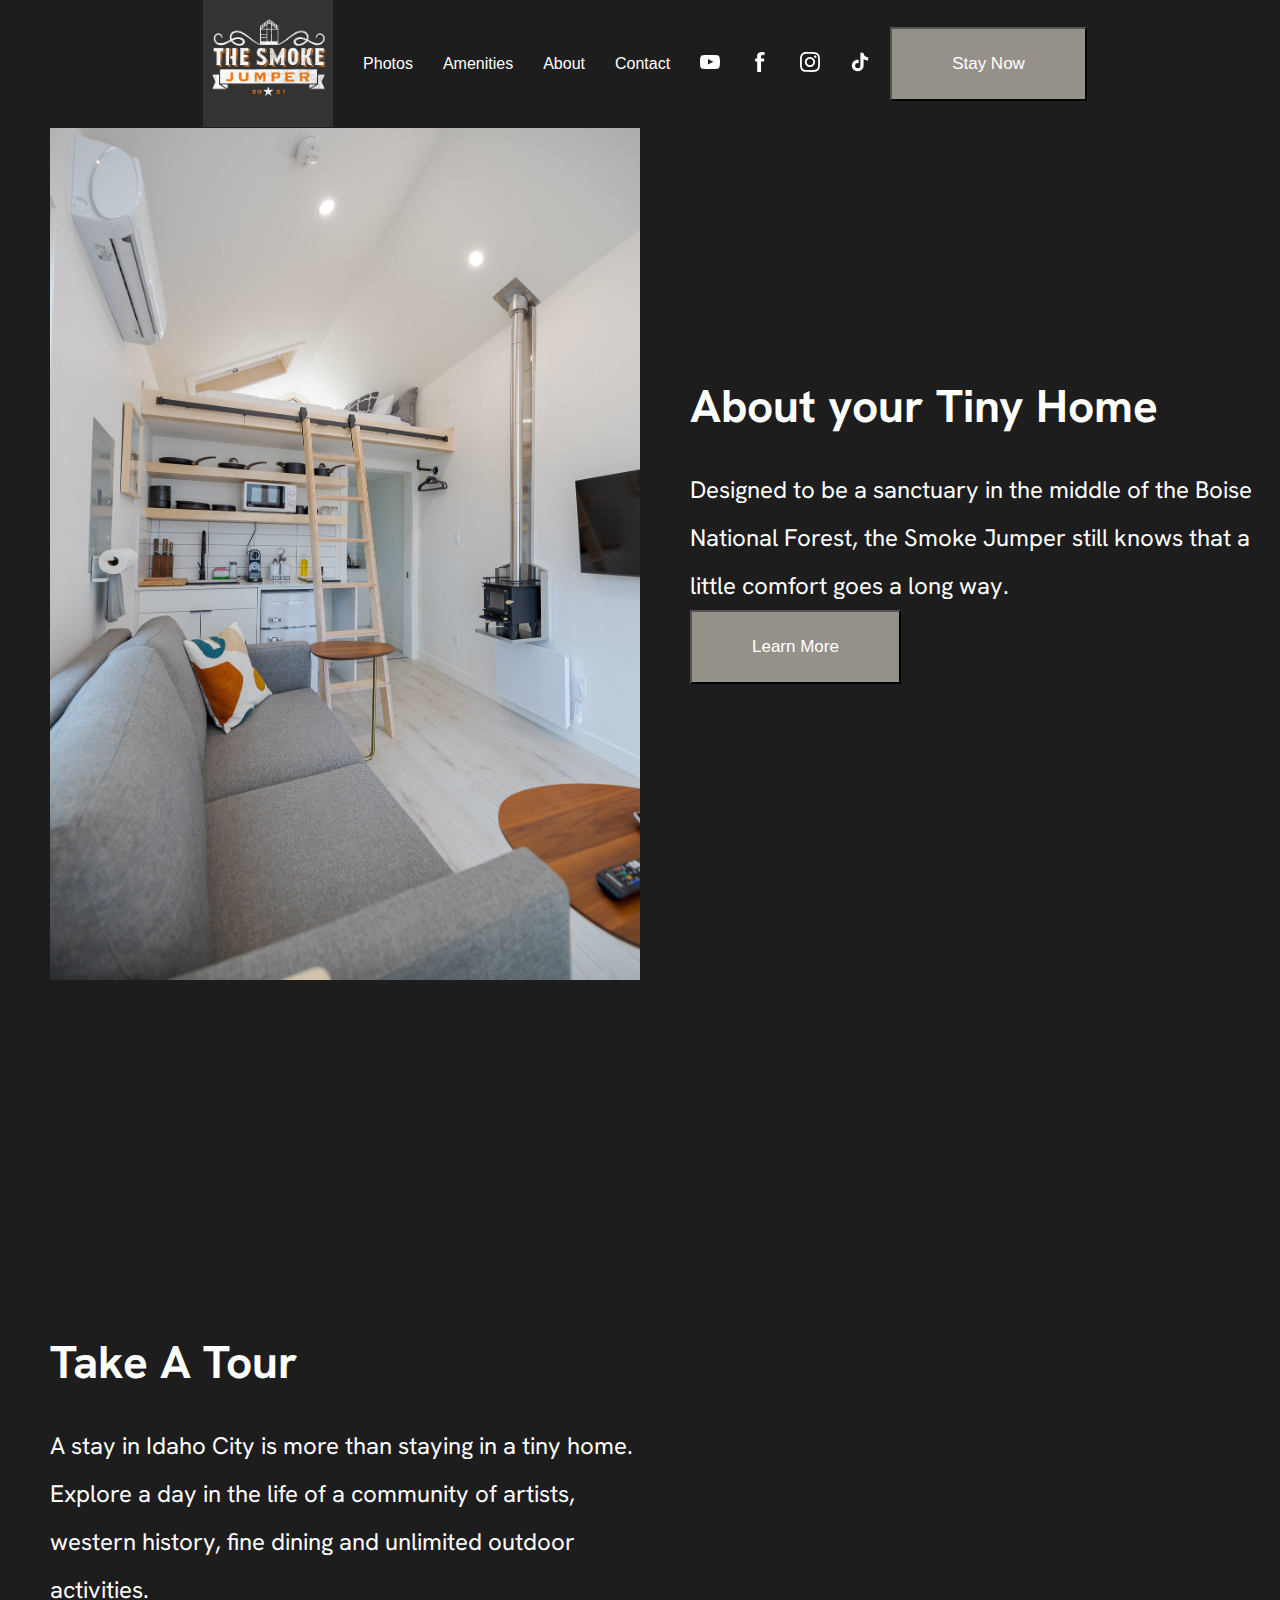
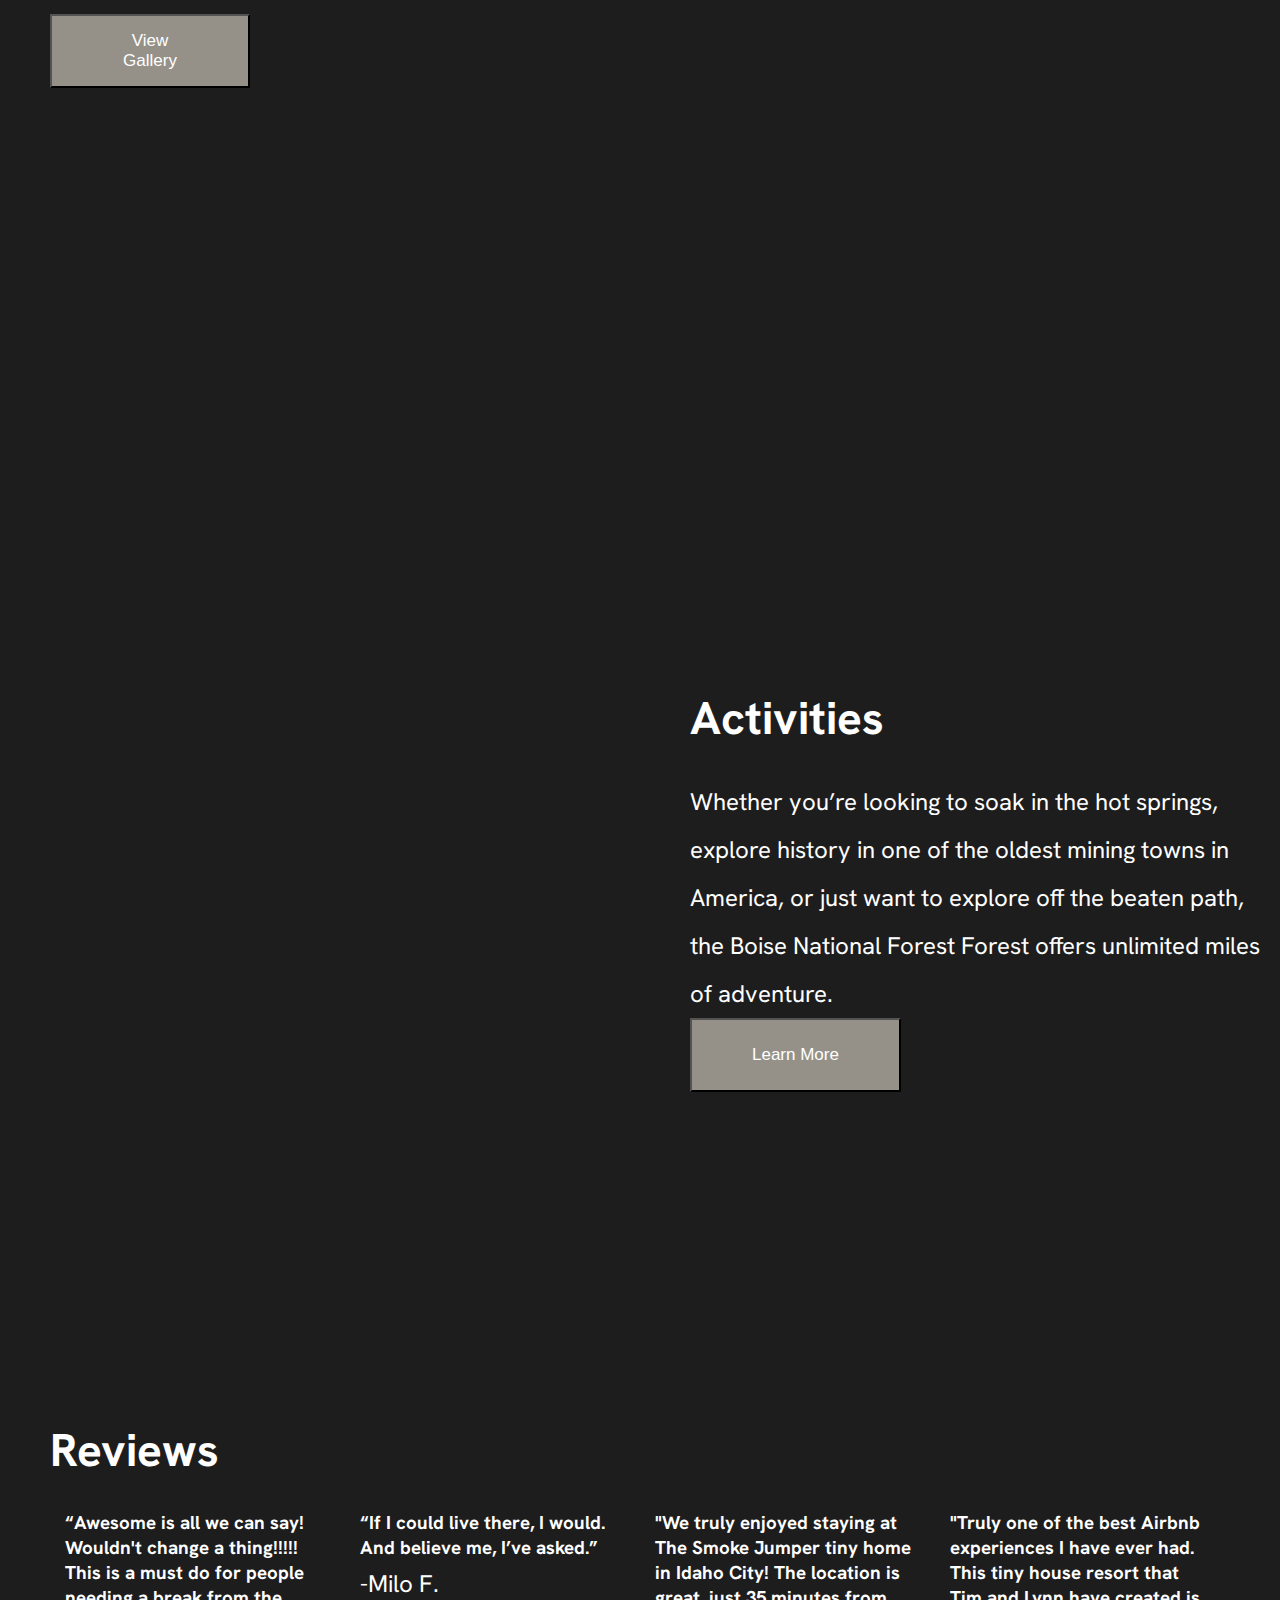
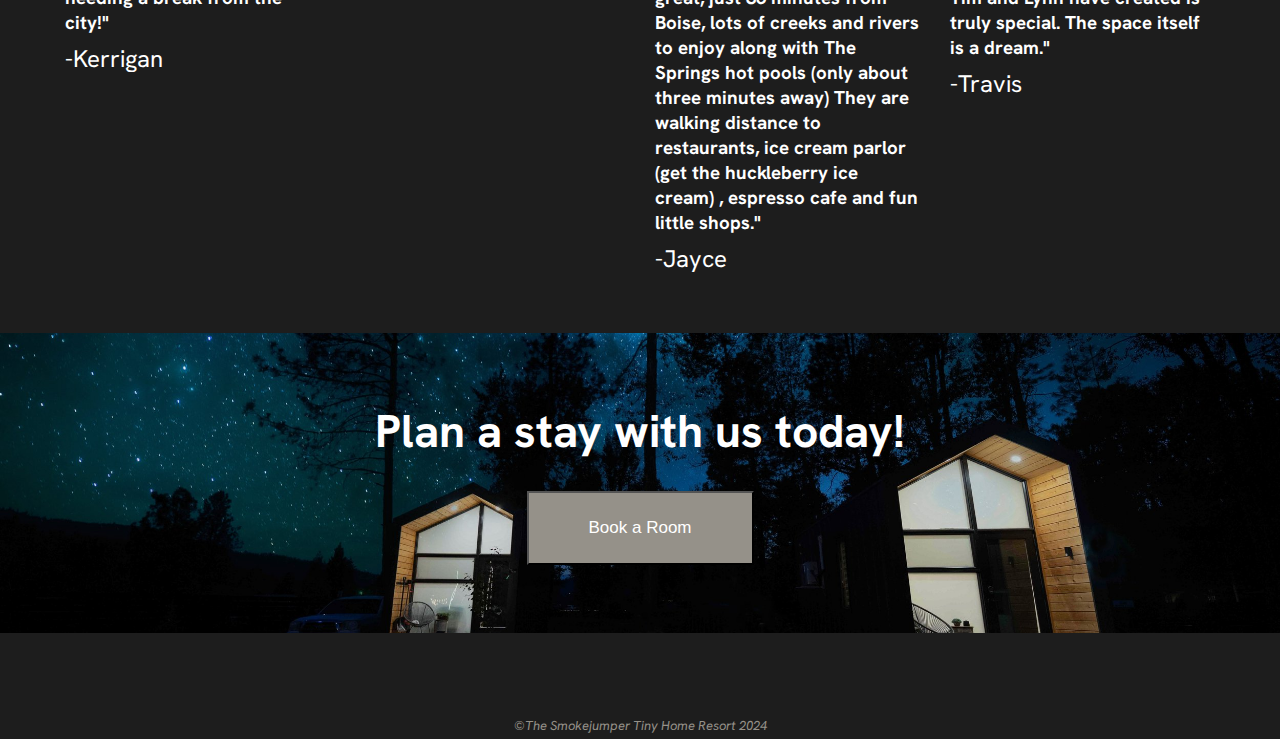
<file: index.html>
<!DOCTYPE html>
<html lang="en">
<head>
  <meta charset="UTF-8">
  <meta name="viewport" content="width=device-width, initial-scale=1.0">
  <title>Document</title>
  <link rel="preconnect" href="https://fonts.googleapis.com">
  <link rel="preconnect" href="https://fonts.gstatic.com" crossorigin>
  <link href="https://fonts.googleapis.com/css2?family=Hanken+Grotesk:wght@400;700&display=swap" rel="stylesheet">
  <link rel="stylesheet" href="style.css">
</head>
<body>

  <header>
    <nav>
      <ul>
        <li><a href="index.html"><img src="img/logo-image.jpeg" alt=""></a></li>
        <li><a href="about.html">Photos</a></li>
        <li><a href="contact.html">Amenities</a></li>
        <li><a href="portfolio.html">About</a></li>
        <li><a href="headshots.html">Contact</a></li>
        <li><a href="#"><?xml version="1.0" encoding="UTF-8" standalone="no"?>
          <svg width="20px" height="20px" viewBox="0 -3 20 20" version="1.1" xmlns="http://www.w3.org/2000/svg" xmlns:xlink="http://www.w3.org/1999/xlink">
              
              <title>youtube [#168]</title>
              <desc>Created with Sketch.</desc>
              <defs>
          
          </defs>
              <g id="Page-1" stroke="none" stroke-width="1" fill="none" fill-rule="evenodd">
                  <g id="Dribbble-Light-Preview" transform="translate(-300.000000, -7442.000000)" fill="#fff">
                      <g id="icons" transform="translate(56.000000, 160.000000)">
                          <path d="M251.988432,7291.58588 L251.988432,7285.97425 C253.980638,7286.91168 255.523602,7287.8172 257.348463,7288.79353 C255.843351,7289.62824 253.980638,7290.56468 251.988432,7291.58588 M263.090998,7283.18289 C262.747343,7282.73013 262.161634,7282.37809 261.538073,7282.26141 C259.705243,7281.91336 248.270974,7281.91237 246.439141,7282.26141 C245.939097,7282.35515 245.493839,7282.58153 245.111335,7282.93357 C243.49964,7284.42947 244.004664,7292.45151 244.393145,7293.75096 C244.556505,7294.31342 244.767679,7294.71931 245.033639,7294.98558 C245.376298,7295.33761 245.845463,7295.57995 246.384355,7295.68865 C247.893451,7296.0008 255.668037,7296.17532 261.506198,7295.73552 C262.044094,7295.64178 262.520231,7295.39147 262.895762,7295.02447 C264.385932,7293.53455 264.28433,7285.06174 263.090998,7283.18289" id="youtube-[#168]">
          
          </path>
                      </g>
                  </g>
              </g>
          </svg></a></li>
        <li><a href="#"><?xml version="1.0" encoding="iso-8859-1"?>
            <!DOCTYPE svg PUBLIC "-//W3C//DTD SVG 1.1//EN" "http://www.w3.org/Graphics/SVG/1.1/DTD/svg11.dtd">
            <svg fill="#fff"  version="1.1" xmlns="http://www.w3.org/2000/svg" xmlns:xlink="http://www.w3.org/1999/xlink"  width="20px"
               height="20px" viewBox="0 0 512 512" xml:space="preserve">
            
            <g id="7935ec95c421cee6d86eb22ecd11b7e3">
            
            <path style="display: inline;" d="M283.122,122.174c0,5.24,0,22.319,0,46.583h83.424l-9.045,74.367h-74.379
                c0,114.688,0,268.375,0,268.375h-98.726c0,0,0-151.653,0-268.375h-51.443v-74.367h51.443c0-29.492,0-50.463,0-56.302
                c0-27.82-2.096-41.02,9.725-62.578C205.948,28.32,239.308-0.174,297.007,0.512c57.713,0.711,82.04,6.263,82.04,6.263
                l-12.501,79.257c0,0-36.853-9.731-54.942-6.263C293.539,83.238,283.122,94.366,283.122,122.174z">
            
            </path>
            
            </g>
            
            </svg></a></li>
        <li><a href="#"><?xml version="1.0" encoding="UTF-8" standalone="no"?>
          <svg width="20px" height="20px" viewBox="0 0 20 20" version="1.1" xmlns="http://www.w3.org/2000/svg" xmlns:xlink="http://www.w3.org/1999/xlink">
              
              <title>instagram [#167]</title>
              <desc>Created with Sketch.</desc>
              <defs>
          
          </defs>
              <g id="Page-1" stroke="none" stroke-width="1" fill="none" fill-rule="evenodd">
                  <g id="Dribbble-Light-Preview" transform="translate(-340.000000, -7439.000000)" fill="#fff">
                      <g id="icons" transform="translate(56.000000, 160.000000)">
                          <path d="M289.869652,7279.12273 C288.241769,7279.19618 286.830805,7279.5942 285.691486,7280.72871 C284.548187,7281.86918 284.155147,7283.28558 284.081514,7284.89653 C284.035742,7285.90201 283.768077,7293.49818 284.544207,7295.49028 C285.067597,7296.83422 286.098457,7297.86749 287.454694,7298.39256 C288.087538,7298.63872 288.809936,7298.80547 289.869652,7298.85411 C298.730467,7299.25511 302.015089,7299.03674 303.400182,7295.49028 C303.645956,7294.859 303.815113,7294.1374 303.86188,7293.08031 C304.26686,7284.19677 303.796207,7282.27117 302.251908,7280.72871 C301.027016,7279.50685 299.5862,7278.67508 289.869652,7279.12273 M289.951245,7297.06748 C288.981083,7297.0238 288.454707,7296.86201 288.103459,7296.72603 C287.219865,7296.3826 286.556174,7295.72155 286.214876,7294.84312 C285.623823,7293.32944 285.819846,7286.14023 285.872583,7284.97693 C285.924325,7283.83745 286.155174,7282.79624 286.959165,7281.99226 C287.954203,7280.99968 289.239792,7280.51332 297.993144,7280.90837 C299.135448,7280.95998 300.179243,7281.19026 300.985224,7281.99226 C301.980262,7282.98483 302.473801,7284.28014 302.071806,7292.99991 C302.028024,7293.96767 301.865833,7294.49274 301.729513,7294.84312 C300.829003,7297.15085 298.757333,7297.47145 289.951245,7297.06748 M298.089663,7283.68956 C298.089663,7284.34665 298.623998,7284.88065 299.283709,7284.88065 C299.943419,7284.88065 300.47875,7284.34665 300.47875,7283.68956 C300.47875,7283.03248 299.943419,7282.49847 299.283709,7282.49847 C298.623998,7282.49847 298.089663,7283.03248 298.089663,7283.68956 M288.862673,7288.98792 C288.862673,7291.80286 291.150266,7294.08479 293.972194,7294.08479 C296.794123,7294.08479 299.081716,7291.80286 299.081716,7288.98792 C299.081716,7286.17298 296.794123,7283.89205 293.972194,7283.89205 C291.150266,7283.89205 288.862673,7286.17298 288.862673,7288.98792 M290.655732,7288.98792 C290.655732,7287.16159 292.140329,7285.67967 293.972194,7285.67967 C295.80406,7285.67967 297.288657,7287.16159 297.288657,7288.98792 C297.288657,7290.81525 295.80406,7292.29716 293.972194,7292.29716 C292.140329,7292.29716 290.655732,7290.81525 290.655732,7288.98792" id="instagram-[#167]">
          
          </path>
                      </g>
                  </g>
              </g>
          </svg></li>
          <li><?xml version="1.0" encoding="utf-8"?>
            <svg fill="#fff" width="20px" height="20px" viewBox="0 0 32 32" version="1.1" xmlns="http://www.w3.org/2000/svg">
            <title>tiktok</title>
            <path d="M16.656 1.029c1.637-0.025 3.262-0.012 4.886-0.025 0.054 2.031 0.878 3.859 2.189 5.213l-0.002-0.002c1.411 1.271 3.247 2.095 5.271 2.235l0.028 0.002v5.036c-1.912-0.048-3.71-0.489-5.331-1.247l0.082 0.034c-0.784-0.377-1.447-0.764-2.077-1.196l0.052 0.034c-0.012 3.649 0.012 7.298-0.025 10.934-0.103 1.853-0.719 3.543-1.707 4.954l0.020-0.031c-1.652 2.366-4.328 3.919-7.371 4.011l-0.014 0c-0.123 0.006-0.268 0.009-0.414 0.009-1.73 0-3.347-0.482-4.725-1.319l0.040 0.023c-2.508-1.509-4.238-4.091-4.558-7.094l-0.004-0.041c-0.025-0.625-0.037-1.25-0.012-1.862 0.49-4.779 4.494-8.476 9.361-8.476 0.547 0 1.083 0.047 1.604 0.136l-0.056-0.008c0.025 1.849-0.050 3.699-0.050 5.548-0.423-0.153-0.911-0.242-1.42-0.242-1.868 0-3.457 1.194-4.045 2.861l-0.009 0.030c-0.133 0.427-0.21 0.918-0.21 1.426 0 0.206 0.013 0.41 0.037 0.61l-0.002-0.024c0.332 2.046 2.086 3.59 4.201 3.59 0.061 0 0.121-0.001 0.181-0.004l-0.009 0c1.463-0.044 2.733-0.831 3.451-1.994l0.010-0.018c0.267-0.372 0.45-0.822 0.511-1.311l0.001-0.014c0.125-2.237 0.075-4.461 0.087-6.698 0.012-5.036-0.012-10.060 0.025-15.083z"></path>
            </svg></a></li>
      </ul>
    </nav>
    <button class="btn" onclick="window.location.href='bookaroom.html'">Stay Now</button>
    <div id="hamburger-icon" onclick="toggleMobileMenu(this)">
      <div class="bar1"></div>
      <div class="bar2"></div>
      <div class="bar3"></div>
      <ul class="mobile-menu">
        <li><a href="about.html">Photos</a></li>
        <li><a href="contact.html">Amenities</a></li>
        <li><a href="portfolio.html">About</a></li>
        <li><a href="headshots.html">Contact</a></li>
      </ul>
    </div>
  </header>

  <div class="about-container">
    <div class="left-about">
      <img src="img/about-image.jpeg" class="image" alt="">
    </div>
    <div class="right-about">
    <h1>About your Tiny Home</h1>
    <p>Designed to be a sanctuary in the middle of the Boise National Forest, the Smoke Jumper still knows that a little comfort goes a long way.</p>
    <button class="btn">Learn More</button>
  </div>
  </div>

  <div class="about-container">
    <div class="left-about">
      <h1>Take A Tour</h1>
      <p>A stay in Idaho City is more than staying in a tiny home. Explore a day in the life of a community of artists, western history, fine dining and unlimited outdoor activities.</p>
      <button class="tour-btn">View Gallery</button>
    </div>
    <div class="right-about hidden">
      <img src="img/tour-image.jpeg" class="image" alt="">
  </div>
  </div>

  <div class="about-container">
    <div class="left-about hidden">
      <img src="img/activity-image.jpeg" class="image" alt="">
    </div>
    <div class="right-about">
      <h1>Activities</h1>
      <p>Whether you’re looking to soak in the hot springs, explore history in one of the oldest mining towns in America, or just want to explore off the beaten path, the Boise National Forest Forest offers unlimited miles of adventure.</p>
      <button class="btn">Learn More</button>
  </div>
  </div>

  <h1 class="review-title">Reviews</h1>
  <div class="review-section">
   
    <div class="review-card">
      <h3>“Awesome is all we can say! Wouldn't change a thing!!!!! This is a must do for people needing a break from the city!"</h3>
      <p>-Kerrigan</p>
    </div>
    <div class="review-card">
      <h3>“If I could live there, I would. And believe me, I’ve asked.”</h3>
      <p>-Milo F.</p>
    </div>
    <div class="review-card">
      <h3>"We truly enjoyed staying at The Smoke Jumper tiny home in Idaho City! The location is great, just 35 minutes from Boise, lots of creeks and rivers to enjoy along with The Springs hot pools (only about three minutes away) They are walking distance to restaurants, ice cream parlor (get the huckleberry ice cream) , espresso cafe and fun little shops."</h3>
      <p>-Jayce</p>
    </div>
    <div class="review-card">
      <h3>"Truly one of the best Airbnb experiences I have ever had. This tiny house resort that Tim and Lynn have created is truly special. The space itself is a dream."</h3>
      <p>-Travis</p>
    </div>
  </div>

  <div class="book-container">
    <h1>Plan a stay with us today!</h1>
    <button class="btn" id="btn">Book a Room</button>
  </div>

  <footer>
    <p class="footer">&copy;The Smokejumper Tiny Home Resort 2024 </p>
  </footer>


  <script src="script.js"></script>
</body>
</html>
</file>
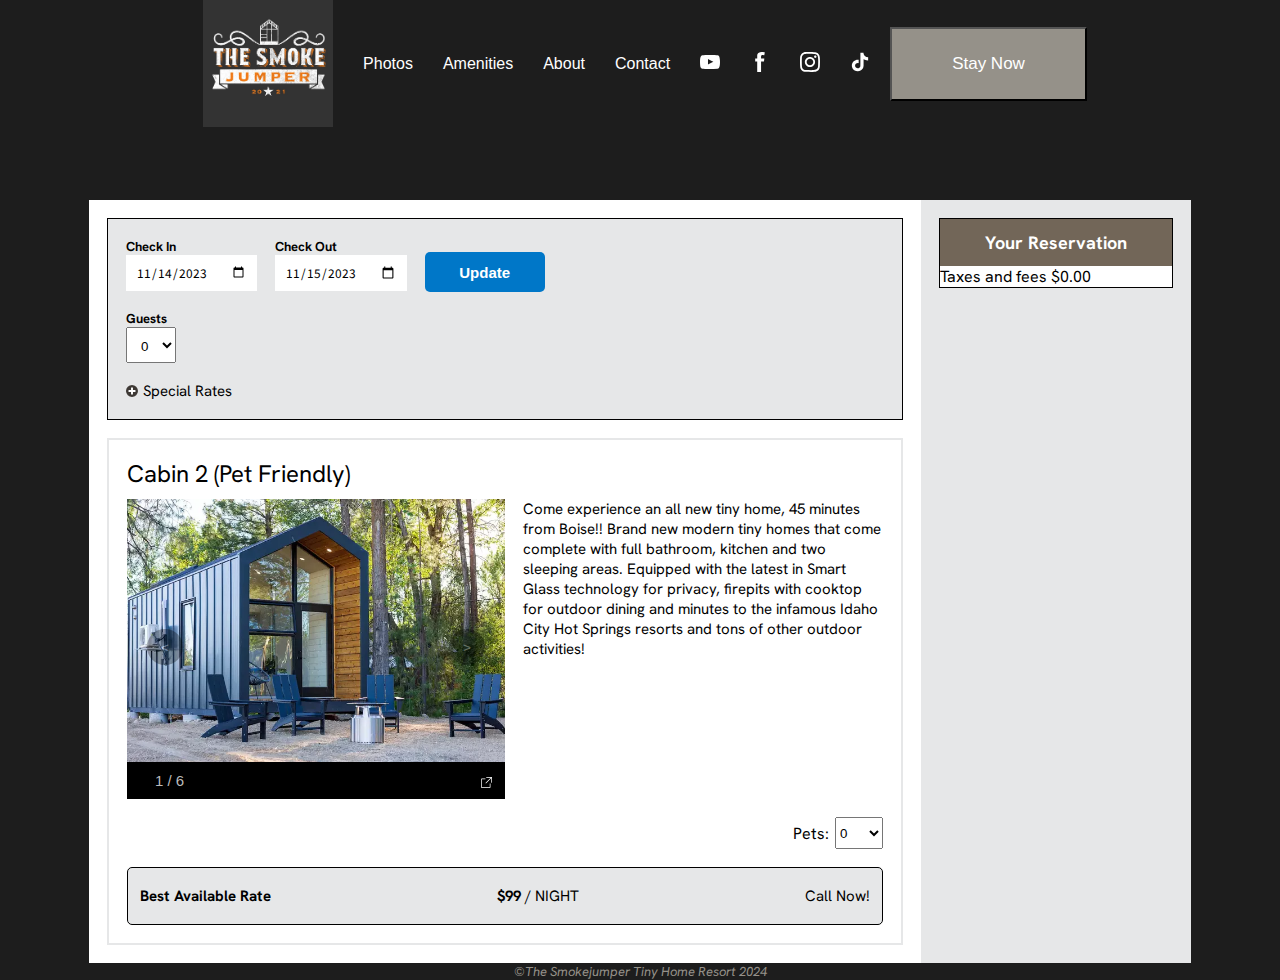
<file: bookaroom copy.html>
<!DOCTYPE html>
<html lang="en">

<head>
  <meta charset="UTF-8">
  <meta name="viewport" content="width=device-width, initial-scale=1.0">
  <title>Document</title>
  <link rel="preconnect" href="https://fonts.googleapis.com">
  <link rel="preconnect" href="https://fonts.gstatic.com" crossorigin>
  <link href="https://fonts.googleapis.com/css2?family=Hanken+Grotesk:wght@400;700&display=swap" rel="stylesheet">
  <link rel="preconnect" href="https://fonts.googleapis.com">
  <link rel="preconnect" href="https://fonts.gstatic.com" crossorigin>
  <link href="https://fonts.googleapis.com/css2?family=Source+Sans+3:wght@200&display=swap" rel="stylesheet">
  <link rel="stylesheet" href="bookaroom copy.css">
</head>

<body>

  <header>
    <nav>
      <ul>
        <li><a href="index.html"><img src="img/logo-image.jpeg" alt=""></a></li>
        <li><a href="about.html">Photos</a></li>
        <li><a href="contact.html">Amenities</a></li>
        <li><a href="portfolio.html">About</a></li>
        <li><a href="headshots.html">Contact</a></li>
        <li><a href="#">
            <?xml version="1.0" encoding="UTF-8" standalone="no"?>
            <svg width="20px" height="20px" viewBox="0 -3 20 20" version="1.1" xmlns="http://www.w3.org/2000/svg"
              xmlns:xlink="http://www.w3.org/1999/xlink">

              <title>youtube [#168]</title>
              <desc>Created with Sketch.</desc>
              <defs>

              </defs>
              <g id="Page-1" stroke="none" stroke-width="1" fill="none" fill-rule="evenodd">
                <g id="Dribbble-Light-Preview" transform="translate(-300.000000, -7442.000000)" fill="#fff">
                  <g id="icons" transform="translate(56.000000, 160.000000)">
                    <path
                      d="M251.988432,7291.58588 L251.988432,7285.97425 C253.980638,7286.91168 255.523602,7287.8172 257.348463,7288.79353 C255.843351,7289.62824 253.980638,7290.56468 251.988432,7291.58588 M263.090998,7283.18289 C262.747343,7282.73013 262.161634,7282.37809 261.538073,7282.26141 C259.705243,7281.91336 248.270974,7281.91237 246.439141,7282.26141 C245.939097,7282.35515 245.493839,7282.58153 245.111335,7282.93357 C243.49964,7284.42947 244.004664,7292.45151 244.393145,7293.75096 C244.556505,7294.31342 244.767679,7294.71931 245.033639,7294.98558 C245.376298,7295.33761 245.845463,7295.57995 246.384355,7295.68865 C247.893451,7296.0008 255.668037,7296.17532 261.506198,7295.73552 C262.044094,7295.64178 262.520231,7295.39147 262.895762,7295.02447 C264.385932,7293.53455 264.28433,7285.06174 263.090998,7283.18289"
                      id="youtube-[#168]">

                    </path>
                  </g>
                </g>
              </g>
            </svg>
          </a></li>
        <li><a href="#">
            <?xml version="1.0" encoding="iso-8859-1"?>
            <!DOCTYPE svg PUBLIC "-//W3C//DTD SVG 1.1//EN" "http://www.w3.org/Graphics/SVG/1.1/DTD/svg11.dtd">
            <svg fill="#fff" version="1.1" xmlns="http://www.w3.org/2000/svg" xmlns:xlink="http://www.w3.org/1999/xlink"
              width="20px" height="20px" viewBox="0 0 512 512" xml:space="preserve">

              <g id="7935ec95c421cee6d86eb22ecd11b7e3">

                <path style="display: inline;" d="M283.122,122.174c0,5.24,0,22.319,0,46.583h83.424l-9.045,74.367h-74.379
                c0,114.688,0,268.375,0,268.375h-98.726c0,0,0-151.653,0-268.375h-51.443v-74.367h51.443c0-29.492,0-50.463,0-56.302
                c0-27.82-2.096-41.02,9.725-62.578C205.948,28.32,239.308-0.174,297.007,0.512c57.713,0.711,82.04,6.263,82.04,6.263
                l-12.501,79.257c0,0-36.853-9.731-54.942-6.263C293.539,83.238,283.122,94.366,283.122,122.174z">

                </path>

              </g>

            </svg>
          </a></li>
        <li><a href="#">
            <?xml version="1.0" encoding="UTF-8" standalone="no"?>
            <svg width="20px" height="20px" viewBox="0 0 20 20" version="1.1" xmlns="http://www.w3.org/2000/svg"
              xmlns:xlink="http://www.w3.org/1999/xlink">

              <title>instagram [#167]</title>
              <desc>Created with Sketch.</desc>
              <defs>

              </defs>
              <g id="Page-1" stroke="none" stroke-width="1" fill="none" fill-rule="evenodd">
                <g id="Dribbble-Light-Preview" transform="translate(-340.000000, -7439.000000)" fill="#fff">
                  <g id="icons" transform="translate(56.000000, 160.000000)">
                    <path
                      d="M289.869652,7279.12273 C288.241769,7279.19618 286.830805,7279.5942 285.691486,7280.72871 C284.548187,7281.86918 284.155147,7283.28558 284.081514,7284.89653 C284.035742,7285.90201 283.768077,7293.49818 284.544207,7295.49028 C285.067597,7296.83422 286.098457,7297.86749 287.454694,7298.39256 C288.087538,7298.63872 288.809936,7298.80547 289.869652,7298.85411 C298.730467,7299.25511 302.015089,7299.03674 303.400182,7295.49028 C303.645956,7294.859 303.815113,7294.1374 303.86188,7293.08031 C304.26686,7284.19677 303.796207,7282.27117 302.251908,7280.72871 C301.027016,7279.50685 299.5862,7278.67508 289.869652,7279.12273 M289.951245,7297.06748 C288.981083,7297.0238 288.454707,7296.86201 288.103459,7296.72603 C287.219865,7296.3826 286.556174,7295.72155 286.214876,7294.84312 C285.623823,7293.32944 285.819846,7286.14023 285.872583,7284.97693 C285.924325,7283.83745 286.155174,7282.79624 286.959165,7281.99226 C287.954203,7280.99968 289.239792,7280.51332 297.993144,7280.90837 C299.135448,7280.95998 300.179243,7281.19026 300.985224,7281.99226 C301.980262,7282.98483 302.473801,7284.28014 302.071806,7292.99991 C302.028024,7293.96767 301.865833,7294.49274 301.729513,7294.84312 C300.829003,7297.15085 298.757333,7297.47145 289.951245,7297.06748 M298.089663,7283.68956 C298.089663,7284.34665 298.623998,7284.88065 299.283709,7284.88065 C299.943419,7284.88065 300.47875,7284.34665 300.47875,7283.68956 C300.47875,7283.03248 299.943419,7282.49847 299.283709,7282.49847 C298.623998,7282.49847 298.089663,7283.03248 298.089663,7283.68956 M288.862673,7288.98792 C288.862673,7291.80286 291.150266,7294.08479 293.972194,7294.08479 C296.794123,7294.08479 299.081716,7291.80286 299.081716,7288.98792 C299.081716,7286.17298 296.794123,7283.89205 293.972194,7283.89205 C291.150266,7283.89205 288.862673,7286.17298 288.862673,7288.98792 M290.655732,7288.98792 C290.655732,7287.16159 292.140329,7285.67967 293.972194,7285.67967 C295.80406,7285.67967 297.288657,7287.16159 297.288657,7288.98792 C297.288657,7290.81525 295.80406,7292.29716 293.972194,7292.29716 C292.140329,7292.29716 290.655732,7290.81525 290.655732,7288.98792"
                      id="instagram-[#167]">

                    </path>
                  </g>
                </g>
              </g>
            </svg></li>
        <li>
          <?xml version="1.0" encoding="utf-8"?>
          <svg fill="#fff" width="20px" height="20px" viewBox="0 0 32 32" version="1.1"
            xmlns="http://www.w3.org/2000/svg">
            <title>tiktok</title>
            <path
              d="M16.656 1.029c1.637-0.025 3.262-0.012 4.886-0.025 0.054 2.031 0.878 3.859 2.189 5.213l-0.002-0.002c1.411 1.271 3.247 2.095 5.271 2.235l0.028 0.002v5.036c-1.912-0.048-3.71-0.489-5.331-1.247l0.082 0.034c-0.784-0.377-1.447-0.764-2.077-1.196l0.052 0.034c-0.012 3.649 0.012 7.298-0.025 10.934-0.103 1.853-0.719 3.543-1.707 4.954l0.020-0.031c-1.652 2.366-4.328 3.919-7.371 4.011l-0.014 0c-0.123 0.006-0.268 0.009-0.414 0.009-1.73 0-3.347-0.482-4.725-1.319l0.040 0.023c-2.508-1.509-4.238-4.091-4.558-7.094l-0.004-0.041c-0.025-0.625-0.037-1.25-0.012-1.862 0.49-4.779 4.494-8.476 9.361-8.476 0.547 0 1.083 0.047 1.604 0.136l-0.056-0.008c0.025 1.849-0.050 3.699-0.050 5.548-0.423-0.153-0.911-0.242-1.42-0.242-1.868 0-3.457 1.194-4.045 2.861l-0.009 0.030c-0.133 0.427-0.21 0.918-0.21 1.426 0 0.206 0.013 0.41 0.037 0.61l-0.002-0.024c0.332 2.046 2.086 3.59 4.201 3.59 0.061 0 0.121-0.001 0.181-0.004l-0.009 0c1.463-0.044 2.733-0.831 3.451-1.994l0.010-0.018c0.267-0.372 0.45-0.822 0.511-1.311l0.001-0.014c0.125-2.237 0.075-4.461 0.087-6.698 0.012-5.036-0.012-10.060 0.025-15.083z">
            </path>
          </svg></a>
        </li>
        <!-- <li><button class="book-btn">Stay Now</button></li> -->
      </ul>
    </nav>
    <button class="btn">Stay Now</button>
    <div id="hamburger-icon" onclick="toggleMobileMenu(this)">
      <div class="bar1"></div>
      <div class="bar2"></div>
      <div class="bar3"></div>
      <ul class="mobile-menu">
        <li><a href="about.html">Photos</a></li>
        <li><a href="contact.html">Amenities</a></li>
        <li><a href="portfolio.html">About</a></li>
        <li><a href="headshots.html">Contact</a></li>
      </ul>
    </div>
  </header>

<main>
<div class="left-container">
  <div class="check-in-dates">
    <div class="top-checkin">
      <div class="checkin-out">
        <p>Check In</p>
        <input type="date" value="2023-11-14">
      </div>
      <div class="checkin-out">
        <p>Check Out</p>
        <input type="date" value="2023-11-15">
      </div>
      <button class="update-button">Update</button>
    </div>
    <div class="mid-checkin">
      <p>Guests</p>
      <select class="guest-number">
        <option value="0">0</option>
        <option value="1">1</option>
        <option value="2">2</option>
    </select>
    </div>
    <div class="bottom-checkin">
      <div class="special-rates">
      <img src="icons/plus-icon.svg" alt="">
      <p>Special Rates</p>
    </div>
    <div class="show-special-rates">
      <p>None</p>
      <p>Promotional Code</p>
    </div>
    </div>
  </div>

  <div class="cabin-card">
    <h1>Cabin 2 (Pet Friendly)</h1>
    <div class="cabin-info">
     
      <div class="cabin-image-card">
        <img class="cabin-images" src="img/cabin-1-1.webp" alt="">
        <img class="hidden-pic cabin-images" src="img/cabin-1-2.webp" alt="">
        <img class="hidden-pic cabin-images" src="img/cabin-1-3.jpeg" alt="">
        <img class="hidden-pic cabin-images" src="img/cabin-1-4.jpeg" alt="">
        <img class="hidden-pic cabin-images" src="img/cabin-1-5.webp" alt="">
        <img class="hidden-pic cabin-images" src="img/cabin-1-6.webp" alt="">
        <button class="car-button prev">&lt;</button>
        <button class="car-button next">&gt;</button>
        <div class="bottom-carousel-container">
          <p class="image-index">1 / 6</p>
        </div>
        <?xml version="1.0" encoding="utf-8"?>
<svg fill="#fff" width="13px" height="13px" viewBox="0 0 36 36" version="1.1"  preserveAspectRatio="xMidYMid meet" xmlns="http://www.w3.org/2000/svg" xmlns:xlink="http://www.w3.org/1999/xlink">
    <title>pop-out-line</title>
    <path class="clr-i-outline clr-i-outline-path-1" d="M27,33H5a2,2,0,0,1-2-2V9A2,2,0,0,1,5,7H15V9H5V31H27V21h2V31A2,2,0,0,1,27,33Z"></path><path class="clr-i-outline clr-i-outline-path-2" d="M18,3a1,1,0,0,0,0,2H29.59L15.74,18.85a1,1,0,1,0,1.41,1.41L31,6.41V18a1,1,0,0,0,2,0V3Z"></path>
    <rect x="0" y="0" width="36" height="36" fill-opacity="0"/>
</svg>
      </div>
      <p>Come experience an all new tiny home, 45 minutes from Boise!! Brand new modern tiny homes that come complete with full bathroom, kitchen and two sleeping areas. Equipped with the latest in Smart Glass technology for privacy, firepits with cooktop for outdoor dining and minutes to the infamous Idaho City Hot Springs resorts and tons of other outdoor activities!</p>
    </div>
    <div class="pet-container">
      <p>Pets:</p>
      <select class="pet-menu">
        <option value="0">0</option>
        <option value="1">1</option>
        <option value="2">2</option>
    </select>
    </div>
    <div class="available-rates">
      <p><strong>Best Available Rate</strong></p>
      <p><strong>$99</strong> / NIGHT</p>
      <p>Call Now!</p>
    </div>
  </div>
</div>






<div class="right-reservation-container">
  <div class="cost-container">
    <div class="res-container">Your Reservation</div>
    <div class="total-price">
    <p>Taxes and fees <span>$0.00</span></p>
  </div>
  </div>
</div>
 
</main>


<div class="full-screen-carousel">
  <img class="full-cabin-images " src="img/cabin-1-1.webp" alt="">
  <img class="full-cabin-images hidden-pic" src="img/cabin-1-2.webp" alt="">
  <img class="full-cabin-images hidden-pic" src="img/cabin-1-3.jpeg" alt="">
  <img class="full-cabin-images hidden-pic" src="img/cabin-1-4.jpeg" alt="">
  <img class="full-cabin-images hidden-pic" src="img/cabin-1-5.webp" alt="">
  <img class="full-cabin-images hidden-pic" src="img/cabin-1-6.webp" alt="">
  <button id="prev-full" class="car-button prev">&lt;</button>
  <button id="next-full" class="car-button next">&gt;</button>
  <button id="close-full-screen" class="car-button next">X</button>
  </div>

  <footer>
    <p class="footer">&copy;The Smokejumper Tiny Home Resort 2024 </p>
  </footer>

  <script src="cabin-database.js"></script>
  <script src="script.js"></script>
</body>

</html>
</file>
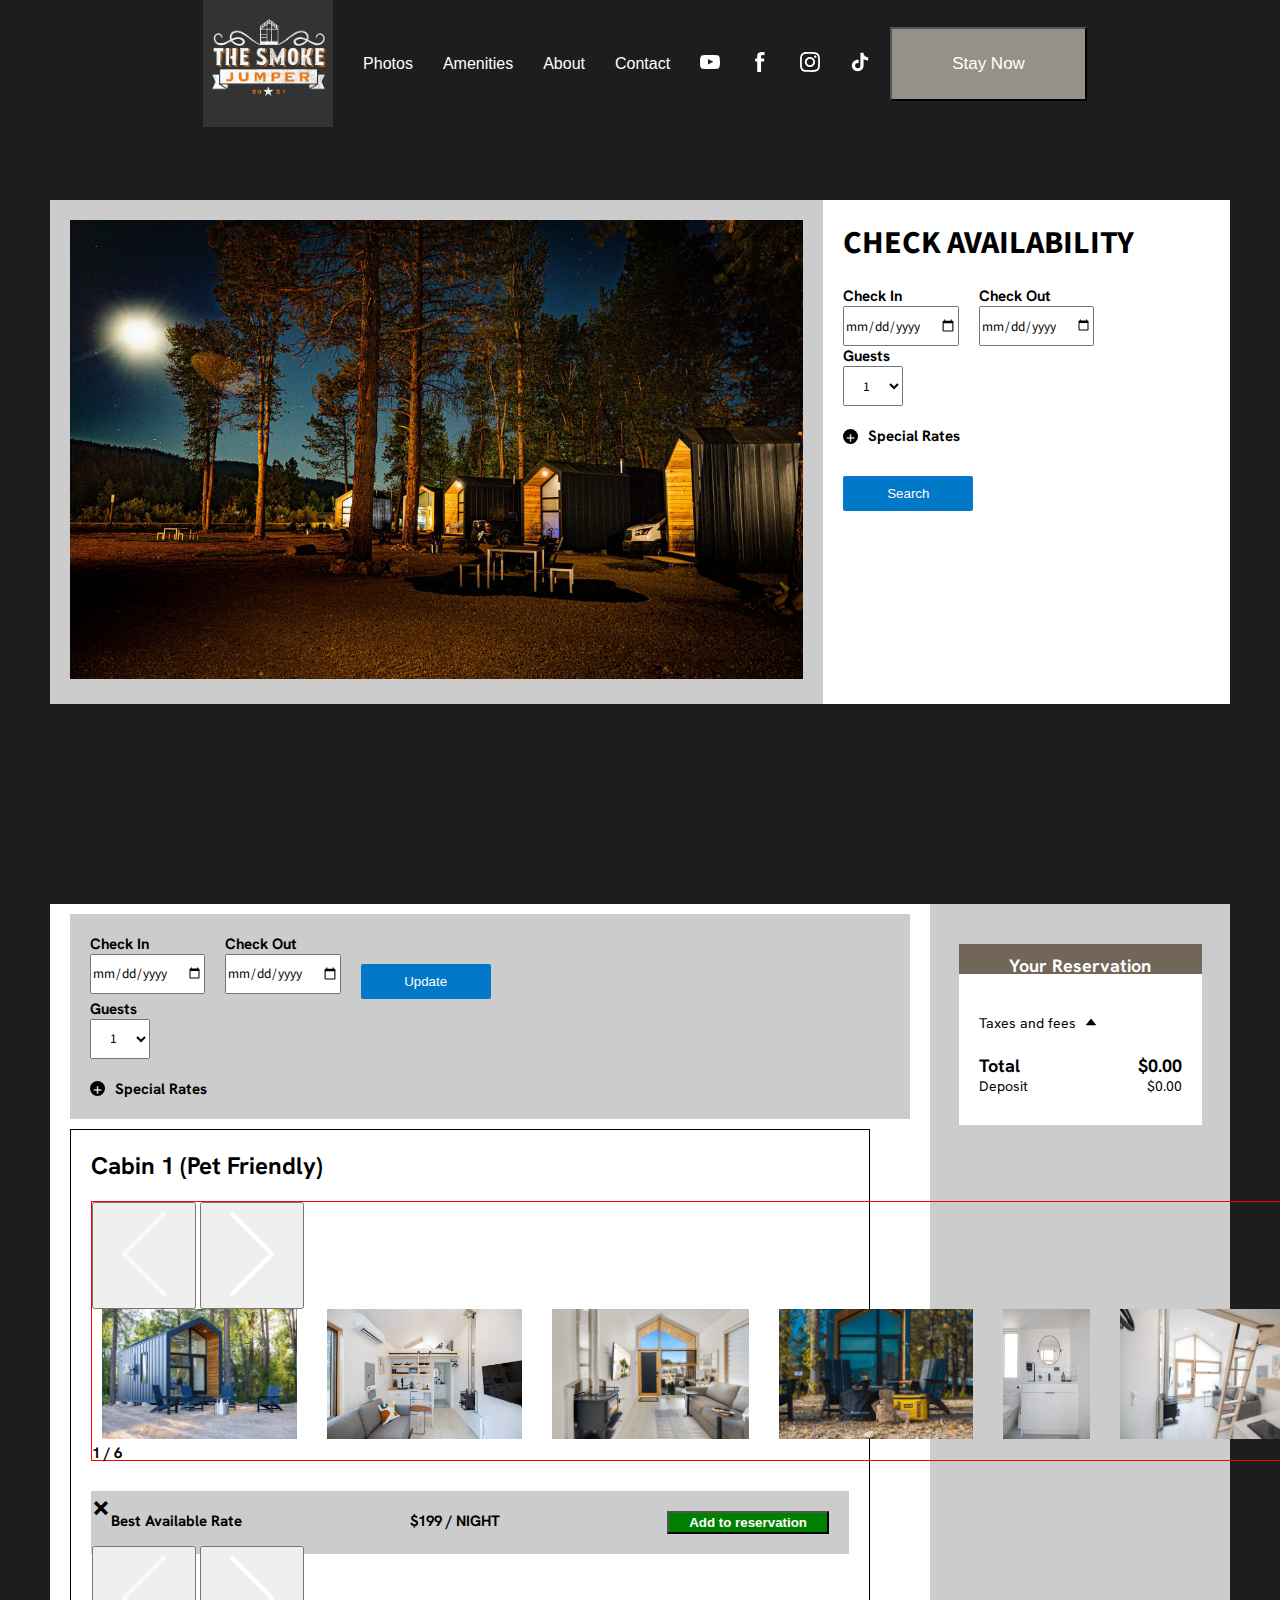
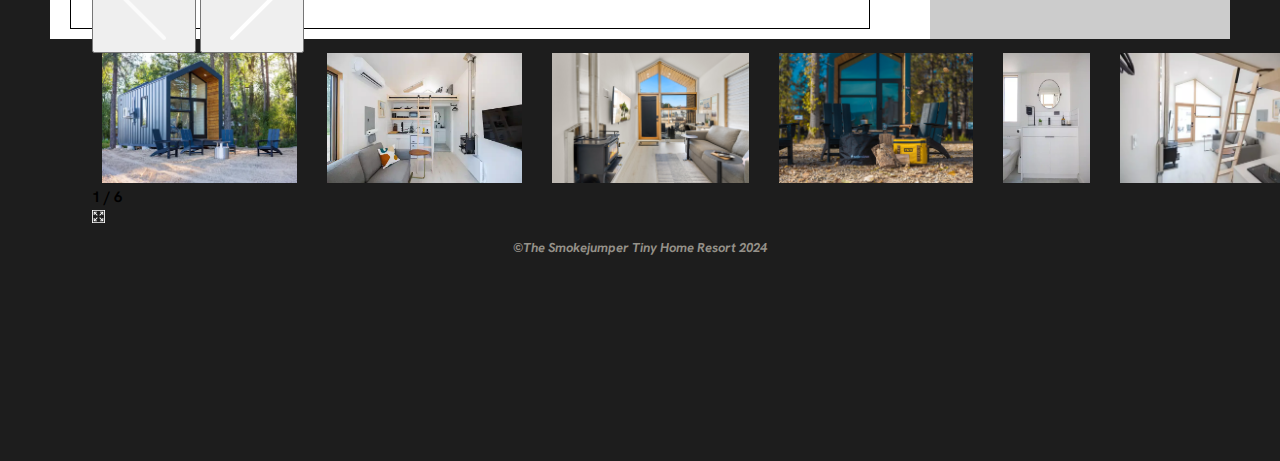
<file: bookaroom.html>
<!DOCTYPE html>
<html lang="en">

<head>
  <meta charset="UTF-8">
  <meta name="viewport" content="width=device-width, initial-scale=1.0">
  <title>Document</title>
  <link rel="preconnect" href="https://fonts.googleapis.com">
  <link rel="preconnect" href="https://fonts.gstatic.com" crossorigin>
  <link href="https://fonts.googleapis.com/css2?family=Hanken+Grotesk:wght@400;700&display=swap" rel="stylesheet">
  <link rel="preconnect" href="https://fonts.googleapis.com">
  <link rel="preconnect" href="https://fonts.gstatic.com" crossorigin>
  <link href="https://fonts.googleapis.com/css2?family=Source+Sans+3:wght@200&display=swap" rel="stylesheet">
  <link rel="stylesheet" href="bookaroom.css">
</head>

<body>

  <header>
    <nav>
      <ul>
        <li><a href="index.html"><img src="img/logo-image.jpeg" alt=""></a></li>
        <li><a href="about.html">Photos</a></li>
        <li><a href="contact.html">Amenities</a></li>
        <li><a href="portfolio.html">About</a></li>
        <li><a href="headshots.html">Contact</a></li>
        <li><a href="#">
            <?xml version="1.0" encoding="UTF-8" standalone="no"?>
            <svg width="20px" height="20px" viewBox="0 -3 20 20" version="1.1" xmlns="http://www.w3.org/2000/svg"
              xmlns:xlink="http://www.w3.org/1999/xlink">

              <title>youtube [#168]</title>
              <desc>Created with Sketch.</desc>
              <defs>

              </defs>
              <g id="Page-1" stroke="none" stroke-width="1" fill="none" fill-rule="evenodd">
                <g id="Dribbble-Light-Preview" transform="translate(-300.000000, -7442.000000)" fill="#fff">
                  <g id="icons" transform="translate(56.000000, 160.000000)">
                    <path
                      d="M251.988432,7291.58588 L251.988432,7285.97425 C253.980638,7286.91168 255.523602,7287.8172 257.348463,7288.79353 C255.843351,7289.62824 253.980638,7290.56468 251.988432,7291.58588 M263.090998,7283.18289 C262.747343,7282.73013 262.161634,7282.37809 261.538073,7282.26141 C259.705243,7281.91336 248.270974,7281.91237 246.439141,7282.26141 C245.939097,7282.35515 245.493839,7282.58153 245.111335,7282.93357 C243.49964,7284.42947 244.004664,7292.45151 244.393145,7293.75096 C244.556505,7294.31342 244.767679,7294.71931 245.033639,7294.98558 C245.376298,7295.33761 245.845463,7295.57995 246.384355,7295.68865 C247.893451,7296.0008 255.668037,7296.17532 261.506198,7295.73552 C262.044094,7295.64178 262.520231,7295.39147 262.895762,7295.02447 C264.385932,7293.53455 264.28433,7285.06174 263.090998,7283.18289"
                      id="youtube-[#168]">

                    </path>
                  </g>
                </g>
              </g>
            </svg>
          </a></li>
        <li><a href="#">
            <?xml version="1.0" encoding="iso-8859-1"?>
            <!DOCTYPE svg PUBLIC "-//W3C//DTD SVG 1.1//EN" "http://www.w3.org/Graphics/SVG/1.1/DTD/svg11.dtd">
            <svg fill="#fff" version="1.1" xmlns="http://www.w3.org/2000/svg" xmlns:xlink="http://www.w3.org/1999/xlink"
              width="20px" height="20px" viewBox="0 0 512 512" xml:space="preserve">

              <g id="7935ec95c421cee6d86eb22ecd11b7e3">

                <path style="display: inline;" d="M283.122,122.174c0,5.24,0,22.319,0,46.583h83.424l-9.045,74.367h-74.379
                c0,114.688,0,268.375,0,268.375h-98.726c0,0,0-151.653,0-268.375h-51.443v-74.367h51.443c0-29.492,0-50.463,0-56.302
                c0-27.82-2.096-41.02,9.725-62.578C205.948,28.32,239.308-0.174,297.007,0.512c57.713,0.711,82.04,6.263,82.04,6.263
                l-12.501,79.257c0,0-36.853-9.731-54.942-6.263C293.539,83.238,283.122,94.366,283.122,122.174z">

                </path>

              </g>

            </svg>
          </a></li>
        <li><a href="#">
            <?xml version="1.0" encoding="UTF-8" standalone="no"?>
            <svg width="20px" height="20px" viewBox="0 0 20 20" version="1.1" xmlns="http://www.w3.org/2000/svg"
              xmlns:xlink="http://www.w3.org/1999/xlink">

              <title>instagram [#167]</title>
              <desc>Created with Sketch.</desc>
              <defs>

              </defs>
              <g id="Page-1" stroke="none" stroke-width="1" fill="none" fill-rule="evenodd">
                <g id="Dribbble-Light-Preview" transform="translate(-340.000000, -7439.000000)" fill="#fff">
                  <g id="icons" transform="translate(56.000000, 160.000000)">
                    <path
                      d="M289.869652,7279.12273 C288.241769,7279.19618 286.830805,7279.5942 285.691486,7280.72871 C284.548187,7281.86918 284.155147,7283.28558 284.081514,7284.89653 C284.035742,7285.90201 283.768077,7293.49818 284.544207,7295.49028 C285.067597,7296.83422 286.098457,7297.86749 287.454694,7298.39256 C288.087538,7298.63872 288.809936,7298.80547 289.869652,7298.85411 C298.730467,7299.25511 302.015089,7299.03674 303.400182,7295.49028 C303.645956,7294.859 303.815113,7294.1374 303.86188,7293.08031 C304.26686,7284.19677 303.796207,7282.27117 302.251908,7280.72871 C301.027016,7279.50685 299.5862,7278.67508 289.869652,7279.12273 M289.951245,7297.06748 C288.981083,7297.0238 288.454707,7296.86201 288.103459,7296.72603 C287.219865,7296.3826 286.556174,7295.72155 286.214876,7294.84312 C285.623823,7293.32944 285.819846,7286.14023 285.872583,7284.97693 C285.924325,7283.83745 286.155174,7282.79624 286.959165,7281.99226 C287.954203,7280.99968 289.239792,7280.51332 297.993144,7280.90837 C299.135448,7280.95998 300.179243,7281.19026 300.985224,7281.99226 C301.980262,7282.98483 302.473801,7284.28014 302.071806,7292.99991 C302.028024,7293.96767 301.865833,7294.49274 301.729513,7294.84312 C300.829003,7297.15085 298.757333,7297.47145 289.951245,7297.06748 M298.089663,7283.68956 C298.089663,7284.34665 298.623998,7284.88065 299.283709,7284.88065 C299.943419,7284.88065 300.47875,7284.34665 300.47875,7283.68956 C300.47875,7283.03248 299.943419,7282.49847 299.283709,7282.49847 C298.623998,7282.49847 298.089663,7283.03248 298.089663,7283.68956 M288.862673,7288.98792 C288.862673,7291.80286 291.150266,7294.08479 293.972194,7294.08479 C296.794123,7294.08479 299.081716,7291.80286 299.081716,7288.98792 C299.081716,7286.17298 296.794123,7283.89205 293.972194,7283.89205 C291.150266,7283.89205 288.862673,7286.17298 288.862673,7288.98792 M290.655732,7288.98792 C290.655732,7287.16159 292.140329,7285.67967 293.972194,7285.67967 C295.80406,7285.67967 297.288657,7287.16159 297.288657,7288.98792 C297.288657,7290.81525 295.80406,7292.29716 293.972194,7292.29716 C292.140329,7292.29716 290.655732,7290.81525 290.655732,7288.98792"
                      id="instagram-[#167]">

                    </path>
                  </g>
                </g>
              </g>
            </svg></li>
        <li>
          <?xml version="1.0" encoding="utf-8"?>
          <svg fill="#fff" width="20px" height="20px" viewBox="0 0 32 32" version="1.1"
            xmlns="http://www.w3.org/2000/svg">
            <title>tiktok</title>
            <path
              d="M16.656 1.029c1.637-0.025 3.262-0.012 4.886-0.025 0.054 2.031 0.878 3.859 2.189 5.213l-0.002-0.002c1.411 1.271 3.247 2.095 5.271 2.235l0.028 0.002v5.036c-1.912-0.048-3.71-0.489-5.331-1.247l0.082 0.034c-0.784-0.377-1.447-0.764-2.077-1.196l0.052 0.034c-0.012 3.649 0.012 7.298-0.025 10.934-0.103 1.853-0.719 3.543-1.707 4.954l0.020-0.031c-1.652 2.366-4.328 3.919-7.371 4.011l-0.014 0c-0.123 0.006-0.268 0.009-0.414 0.009-1.73 0-3.347-0.482-4.725-1.319l0.040 0.023c-2.508-1.509-4.238-4.091-4.558-7.094l-0.004-0.041c-0.025-0.625-0.037-1.25-0.012-1.862 0.49-4.779 4.494-8.476 9.361-8.476 0.547 0 1.083 0.047 1.604 0.136l-0.056-0.008c0.025 1.849-0.050 3.699-0.050 5.548-0.423-0.153-0.911-0.242-1.42-0.242-1.868 0-3.457 1.194-4.045 2.861l-0.009 0.030c-0.133 0.427-0.21 0.918-0.21 1.426 0 0.206 0.013 0.41 0.037 0.61l-0.002-0.024c0.332 2.046 2.086 3.59 4.201 3.59 0.061 0 0.121-0.001 0.181-0.004l-0.009 0c1.463-0.044 2.733-0.831 3.451-1.994l0.010-0.018c0.267-0.372 0.45-0.822 0.511-1.311l0.001-0.014c0.125-2.237 0.075-4.461 0.087-6.698 0.012-5.036-0.012-10.060 0.025-15.083z">
            </path>
          </svg></a>
        </li>
        <!-- <li><button class="book-btn">Stay Now</button></li> -->
      </ul>
    </nav>
    <button class="btn">Stay Now</button>
    <div id="hamburger-icon" onclick="toggleMobileMenu(this)">
      <div class="bar1"></div>
      <div class="bar2"></div>
      <div class="bar3"></div>
      <ul class="mobile-menu">
        <li><a href="about.html">Photos</a></li>
        <li><a href="contact.html">Amenities</a></li>
        <li><a href="portfolio.html">About</a></li>
        <li><a href="headshots.html">Contact</a></li>
      </ul>
    </div>
  </header>



  <div class="check-availability">
    <div class="left-side">
      <img src="img/availability-image.jpeg" alt="">
    </div>
    <div class="right-side">
      <h1>CHECK AVAILABILITY</h1>
      <div class="checkin-out">
        <div class="checkin">
          <p>Check In</p>
          <input type="date" id="dateInput" min="" />
        </div>
        <div class="checkin">
          <p>Check Out</p>
          <input type="date" id="endDate" min="" />
        </div>
      </div>
      <p>Guests</p>
      <select class="numberDropdown"></select>
      <div class="special-rates">
        <div class="circle">
          <div class="plus">+</div>
        </div>

        <p class="rates">Special Rates</p>
      </div>

      <button class="search-btn" onclick="searchBtn()">Search</button>
    </div>
  </div>

  <div class="results">
    <div class="left-container">
      <div class="update-dates">
        <div class="result-checkin">
          <div class="checkin">
            <p>Check In</p>
            <input type="date" id="start-date">
          </div>
          <div class="checkin">
            <p>Check Out</p>
            <input type="date" id="end-date">
          </div>
          <button class="search-btn" onclick="searchBtn()">Update</button>
        </div>
        <p>Guests</p>
        <select class="numberDropdown"></select>
        <div class="special-rates">
          <div class="circle">
            <div class="plus">+</div>
          </div>
          <p class="rates">Special Rates</p>
        </div>
      </div>
      <div class="cabin-card">
        <h2>Cabin 1 (Pet Friendly)</h2>
        <div class="cabin-content">
        
      <div class="cabin-carousel-left">
         
  <section>
    <div class="full-carousel-container">
      <div class="carousel" data-carousel>
        <button class="carousel-button prev" data-carousel-button="prev"><img src="prev-button.png" alt=""></button>
        <button class="carousel-button next" data-carousel-button="next"><img src="next-button.png" alt=""></button>
        <ul data-slides>
          <li class="slide" data-active>
            <img src="img/cabin-1-1.webp" alt="">
          </li>
          <li class="slide">
            <img src="img/cabin-1-2.webp" alt="">
          </li>
          <li class="slide">
            <img src="img/cabin-1-3.jpeg" alt="">
          </li>
          <li class="slide">
            <img src="img/cabin-1-4.jpeg" alt="">
          </li>
          <li class="slide">
            <img src="img/cabin-1-5.webp" alt="">
          </li>
          <li class="slide">
            <img src="img/cabin-1-6.webp" alt="">
          </li>
        </ul>
        <div class="carousel-bottom">
          <p class="image-index">1 / 6</p>
          <?xml version="1.0" encoding="iso-8859-1"?>
          <svg fill="#fff" onclick="fullScreenCarousel()" height="13px" width="13px" version="1.1" id="Layer_1"
            xmlns="http://www.w3.org/2000/svg" xmlns:xlink="http://www.w3.org/1999/xlink" viewBox="0 0 512 512"
            xml:space="preserve">
            <g>
              <g>
                <path d="M0,0v512h512V0H0z M477.867,477.867H34.133V34.133h443.733V477.867z" />
              </g>
            </g>
            <g>
              <g>
                <polygon points="126.533,102.4 199.111,102.4 199.111,68.267 68.267,68.267 68.267,199.111 102.4,199.111 102.4,126.538 
			198.422,222.558 222.556,198.423 		" />
              </g>
            </g>
            <g>
              <g>
                <polygon points="222.557,313.581 198.422,289.445 102.4,385.467 102.4,312.889 68.267,312.889 68.267,443.733 199.111,443.733 
			199.111,409.6 126.538,409.6 		" />
              </g>
            </g>
            <g>
              <g>
                <polygon points="409.6,312.889 409.6,385.467 313.578,289.444 289.444,313.578 385.462,409.6 312.889,409.6 312.889,443.733 
			443.733,443.733 443.733,312.889 		" />
              </g>
            </g>
            <g>
              <g>
                <polygon points="312.889,68.267 312.889,102.4 385.467,102.4 289.444,198.423 313.578,222.558 409.6,126.538 409.6,199.111 
			443.733,199.111 443.733,68.267 		" />
              </g>
            </g>
          </svg>
        </div>
      </div>
    </div>
  </section>

  <section class="full-screen">
    <div class="full-carousel-container">
      <div class="carousel" data-carousel>
        <h1 class="close-x" onclick="closeCarousel()">&times;</h1>
        <button class="carousel-button prev" data-carousel-button="prev"><img src="prev-button.png" alt=""></button>
        <button class="carousel-button next" data-carousel-button="next"><img src="next-button.png" alt=""></button>
        <ul data-slides>
          <li class="slide" data-active>
            <img src="img/cabin-1-1.webp" alt="">
          </li>
          <li class="slide">
            <img src="img/cabin-1-2.webp" alt="">
          </li>
          <li class="slide">
            <img src="img/cabin-1-3.jpeg" alt="">
          </li>
          <li class="slide">
            <img src="img/cabin-1-4.jpeg" alt="">
          </li>
          <li class="slide">
            <img src="img/cabin-1-5.webp" alt="">
          </li>
          <li class="slide">
            <img src="img/cabin-1-6.webp" alt="">
          </li>
        </ul>
        <div class="carousel-bottom">
          <p class="image-index">1 / 6</p>
          <?xml version="1.0" encoding="iso-8859-1"?>
          <svg fill="#fff" onclick="fullScreenCarousel()" height="13px" width="13px" version="1.1" id="Layer_1"
            xmlns="http://www.w3.org/2000/svg" xmlns:xlink="http://www.w3.org/1999/xlink" viewBox="0 0 512 512"
            xml:space="preserve">
            <g>
              <g>
                <path d="M0,0v512h512V0H0z M477.867,477.867H34.133V34.133h443.733V477.867z" />
              </g>
            </g>
            <g>
              <g>
                <polygon points="126.533,102.4 199.111,102.4 199.111,68.267 68.267,68.267 68.267,199.111 102.4,199.111 102.4,126.538 
			198.422,222.558 222.556,198.423 		" />
              </g>
            </g>
            <g>
              <g>
                <polygon points="222.557,313.581 198.422,289.445 102.4,385.467 102.4,312.889 68.267,312.889 68.267,443.733 199.111,443.733 
			199.111,409.6 126.538,409.6 		" />
              </g>
            </g>
            <g>
              <g>
                <polygon points="409.6,312.889 409.6,385.467 313.578,289.444 289.444,313.578 385.462,409.6 312.889,409.6 312.889,443.733 
			443.733,443.733 443.733,312.889 		" />
              </g>
            </g>
            <g>
              <g>
                <polygon points="312.889,68.267 312.889,102.4 385.467,102.4 289.444,198.423 313.578,222.558 409.6,126.538 409.6,199.111 
			443.733,199.111 443.733,68.267 		" />
              </g>
            </g>
          </svg>
        </div>
      </div>
    </div>
  </section>
        </div>
<div class="des-right">
          <p class="description">
            Come experience an all new tiny home, 45 minutes from Boise!! Brand new modern tiny homes that come complete
            with full bathroom, kitchen and two sleeping areas. Equipped with the latest in Smart Glass technology for
            privacy, firepits with cooktop for outdoor dining and minutes to the infamous Idaho City Hot Springs resorts
            and tons of other outdoor activities!
          </p>
        </div>
        </div>
        <div class="bottom-rates">
          <p>Best Available Rate</p>
          <p>$199 / NIGHT</p>
          <button onclick="addReservation(1)">Add to reservation</button>
        </div>
      </div>
      
    </div>


    <div class="right-container">
      <div class="reservation-box">
        <div class="your-res">
          <p class="res-title">Your Reservation</p>
        </div>
        <div class="total-box">
          <div class="cabin-fees">
            <!-- <p>Cabin 1</p>
            <p class="thin-text">12/19/2023-12/20/2023</p>
            <p class="thin-text">Best Available Rate</p>
            <div class="prices">
            <div class="night-resort">
            <p class="thin-text">1 night</p>
            <p class="thin-text">Resort Fee</p>
          </div>
            <div class="price-dollar">
              <p class="thin-text">$0.00</p>
              <p class="thin-text">$25.00</p>
            </div>
          </div> -->
          </div>
          <div class="tax-container" onclick="showTax()">
            <p class="thin-text">Taxes and fees</p>
            <?xml version="1.0" encoding="iso-8859-1"?>
            <!DOCTYPE svg PUBLIC "-//W3C//DTD SVG 1.1//EN" "http://www.w3.org/Graphics/SVG/1.1/DTD/svg11.dtd">
            <svg class="arrow-svg" fill="#000000" version="1.1" id="Capa_1" xmlns="http://www.w3.org/2000/svg"
              xmlns:xlink="http://www.w3.org/1999/xlink" width="10px" height="10px" viewBox="0 0 96.154 96.154"
              xml:space="preserve">
              <g>
                <path d="M0.561,20.971l45.951,57.605c0.76,0.951,2.367,0.951,3.127,0l45.956-57.609c0.547-0.689,0.709-1.716,0.414-2.61
              c-0.061-0.187-0.129-0.33-0.186-0.437c-0.351-0.65-1.025-1.056-1.765-1.056H2.093c-0.736,0-1.414,0.405-1.762,1.056
              c-0.059,0.109-0.127,0.253-0.184,0.426C-0.15,19.251,0.011,20.28,0.561,20.971z" />
              </g>
            </svg>
            <p class="tax-price" id="tax">$0.00</p>
          </div>
          <div class="prices">
            <div class="price-text-container">
              <p class="total-price">Total</p>
              <p class="thin-text">Deposit</p>
            </div>
            <div class="price-dollar">
              <p class="total-price" id="final-price">$0.00</p>
              <p class="thin-text" id="deposit">$0.00</p>
            </div>
          </div>
        </div>
      </div>
    </div>
  </div>

  </div>


  <footer>
    <p class="footer">&copy;The Smokejumper Tiny Home Resort 2024 </p>
  </footer>

  <script src="cabin-database.js"></script>
  <script src="script.js"></script>
</body>

</html>
</file>
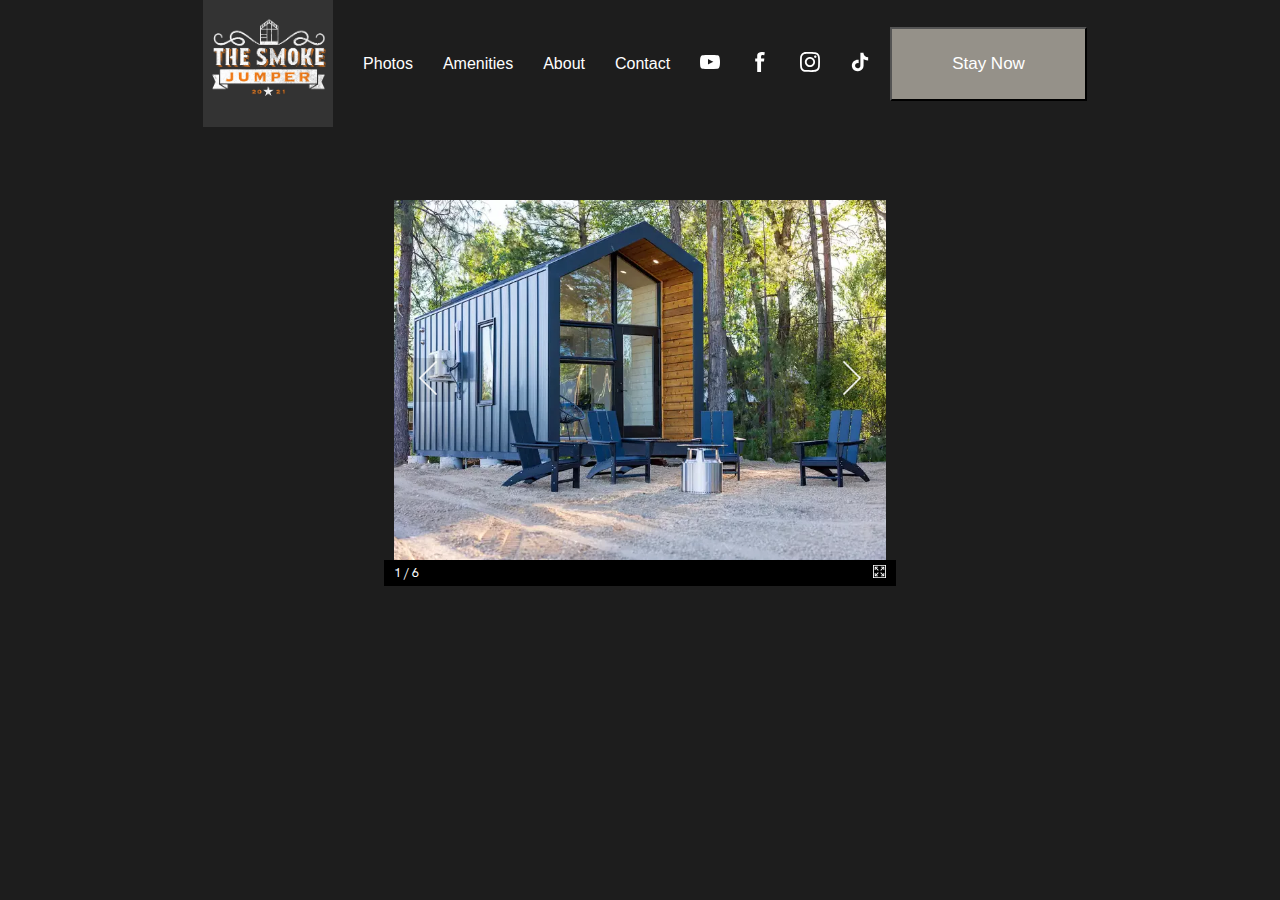
<file: carousel-test.html>
<!DOCTYPE html>
<html lang="en">

<head>
  <meta charset="UTF-8">
  <meta name="viewport" content="width=device-width, initial-scale=1.0">
  <title>Document</title>
  <link rel="preconnect" href="https://fonts.googleapis.com">
  <link rel="preconnect" href="https://fonts.gstatic.com" crossorigin>
  <link href="https://fonts.googleapis.com/css2?family=Hanken+Grotesk:wght@400;700&display=swap" rel="stylesheet">
  <link rel="preconnect" href="https://fonts.googleapis.com">
  <link rel="preconnect" href="https://fonts.gstatic.com" crossorigin>
  <link href="https://fonts.googleapis.com/css2?family=Source+Sans+3:wght@200&display=swap" rel="stylesheet">
  <link rel="stylesheet" href="carousel-test.css">
</head>

<body>

  <header>
    <nav>
      <ul>
        <li><a href="index.html"><img src="img/logo-image.jpeg" alt=""></a></li>
        <li><a href="about.html">Photos</a></li>
        <li><a href="contact.html">Amenities</a></li>
        <li><a href="portfolio.html">About</a></li>
        <li><a href="headshots.html">Contact</a></li>
        <li><a href="#">
            <?xml version="1.0" encoding="UTF-8" standalone="no"?>
            <svg width="20px" height="20px" viewBox="0 -3 20 20" version="1.1" xmlns="http://www.w3.org/2000/svg"
              xmlns:xlink="http://www.w3.org/1999/xlink">

              <title>youtube [#168]</title>
              <desc>Created with Sketch.</desc>
              <defs>

              </defs>
              <g id="Page-1" stroke="none" stroke-width="1" fill="none" fill-rule="evenodd">
                <g id="Dribbble-Light-Preview" transform="translate(-300.000000, -7442.000000)" fill="#fff">
                  <g id="icons" transform="translate(56.000000, 160.000000)">
                    <path
                      d="M251.988432,7291.58588 L251.988432,7285.97425 C253.980638,7286.91168 255.523602,7287.8172 257.348463,7288.79353 C255.843351,7289.62824 253.980638,7290.56468 251.988432,7291.58588 M263.090998,7283.18289 C262.747343,7282.73013 262.161634,7282.37809 261.538073,7282.26141 C259.705243,7281.91336 248.270974,7281.91237 246.439141,7282.26141 C245.939097,7282.35515 245.493839,7282.58153 245.111335,7282.93357 C243.49964,7284.42947 244.004664,7292.45151 244.393145,7293.75096 C244.556505,7294.31342 244.767679,7294.71931 245.033639,7294.98558 C245.376298,7295.33761 245.845463,7295.57995 246.384355,7295.68865 C247.893451,7296.0008 255.668037,7296.17532 261.506198,7295.73552 C262.044094,7295.64178 262.520231,7295.39147 262.895762,7295.02447 C264.385932,7293.53455 264.28433,7285.06174 263.090998,7283.18289"
                      id="youtube-[#168]">

                    </path>
                  </g>
                </g>
              </g>
            </svg>
          </a></li>
        <li><a href="#">
            <?xml version="1.0" encoding="iso-8859-1"?>
            <!DOCTYPE svg PUBLIC "-//W3C//DTD SVG 1.1//EN" "http://www.w3.org/Graphics/SVG/1.1/DTD/svg11.dtd">
            <svg fill="#fff" version="1.1" xmlns="http://www.w3.org/2000/svg" xmlns:xlink="http://www.w3.org/1999/xlink"
              width="20px" height="20px" viewBox="0 0 512 512" xml:space="preserve">

              <g id="7935ec95c421cee6d86eb22ecd11b7e3">

                <path style="display: inline;" d="M283.122,122.174c0,5.24,0,22.319,0,46.583h83.424l-9.045,74.367h-74.379
                c0,114.688,0,268.375,0,268.375h-98.726c0,0,0-151.653,0-268.375h-51.443v-74.367h51.443c0-29.492,0-50.463,0-56.302
                c0-27.82-2.096-41.02,9.725-62.578C205.948,28.32,239.308-0.174,297.007,0.512c57.713,0.711,82.04,6.263,82.04,6.263
                l-12.501,79.257c0,0-36.853-9.731-54.942-6.263C293.539,83.238,283.122,94.366,283.122,122.174z">

                </path>

              </g>

            </svg>
          </a></li>
        <li><a href="#">
            <?xml version="1.0" encoding="UTF-8" standalone="no"?>
            <svg width="20px" height="20px" viewBox="0 0 20 20" version="1.1" xmlns="http://www.w3.org/2000/svg"
              xmlns:xlink="http://www.w3.org/1999/xlink">

              <title>instagram [#167]</title>
              <desc>Created with Sketch.</desc>
              <defs>

              </defs>
              <g id="Page-1" stroke="none" stroke-width="1" fill="none" fill-rule="evenodd">
                <g id="Dribbble-Light-Preview" transform="translate(-340.000000, -7439.000000)" fill="#fff">
                  <g id="icons" transform="translate(56.000000, 160.000000)">
                    <path
                      d="M289.869652,7279.12273 C288.241769,7279.19618 286.830805,7279.5942 285.691486,7280.72871 C284.548187,7281.86918 284.155147,7283.28558 284.081514,7284.89653 C284.035742,7285.90201 283.768077,7293.49818 284.544207,7295.49028 C285.067597,7296.83422 286.098457,7297.86749 287.454694,7298.39256 C288.087538,7298.63872 288.809936,7298.80547 289.869652,7298.85411 C298.730467,7299.25511 302.015089,7299.03674 303.400182,7295.49028 C303.645956,7294.859 303.815113,7294.1374 303.86188,7293.08031 C304.26686,7284.19677 303.796207,7282.27117 302.251908,7280.72871 C301.027016,7279.50685 299.5862,7278.67508 289.869652,7279.12273 M289.951245,7297.06748 C288.981083,7297.0238 288.454707,7296.86201 288.103459,7296.72603 C287.219865,7296.3826 286.556174,7295.72155 286.214876,7294.84312 C285.623823,7293.32944 285.819846,7286.14023 285.872583,7284.97693 C285.924325,7283.83745 286.155174,7282.79624 286.959165,7281.99226 C287.954203,7280.99968 289.239792,7280.51332 297.993144,7280.90837 C299.135448,7280.95998 300.179243,7281.19026 300.985224,7281.99226 C301.980262,7282.98483 302.473801,7284.28014 302.071806,7292.99991 C302.028024,7293.96767 301.865833,7294.49274 301.729513,7294.84312 C300.829003,7297.15085 298.757333,7297.47145 289.951245,7297.06748 M298.089663,7283.68956 C298.089663,7284.34665 298.623998,7284.88065 299.283709,7284.88065 C299.943419,7284.88065 300.47875,7284.34665 300.47875,7283.68956 C300.47875,7283.03248 299.943419,7282.49847 299.283709,7282.49847 C298.623998,7282.49847 298.089663,7283.03248 298.089663,7283.68956 M288.862673,7288.98792 C288.862673,7291.80286 291.150266,7294.08479 293.972194,7294.08479 C296.794123,7294.08479 299.081716,7291.80286 299.081716,7288.98792 C299.081716,7286.17298 296.794123,7283.89205 293.972194,7283.89205 C291.150266,7283.89205 288.862673,7286.17298 288.862673,7288.98792 M290.655732,7288.98792 C290.655732,7287.16159 292.140329,7285.67967 293.972194,7285.67967 C295.80406,7285.67967 297.288657,7287.16159 297.288657,7288.98792 C297.288657,7290.81525 295.80406,7292.29716 293.972194,7292.29716 C292.140329,7292.29716 290.655732,7290.81525 290.655732,7288.98792"
                      id="instagram-[#167]">

                    </path>
                  </g>
                </g>
              </g>
            </svg></li>
        <li>
          <?xml version="1.0" encoding="utf-8"?>
          <svg fill="#fff" width="20px" height="20px" viewBox="0 0 32 32" version="1.1"
            xmlns="http://www.w3.org/2000/svg">
            <title>tiktok</title>
            <path
              d="M16.656 1.029c1.637-0.025 3.262-0.012 4.886-0.025 0.054 2.031 0.878 3.859 2.189 5.213l-0.002-0.002c1.411 1.271 3.247 2.095 5.271 2.235l0.028 0.002v5.036c-1.912-0.048-3.71-0.489-5.331-1.247l0.082 0.034c-0.784-0.377-1.447-0.764-2.077-1.196l0.052 0.034c-0.012 3.649 0.012 7.298-0.025 10.934-0.103 1.853-0.719 3.543-1.707 4.954l0.020-0.031c-1.652 2.366-4.328 3.919-7.371 4.011l-0.014 0c-0.123 0.006-0.268 0.009-0.414 0.009-1.73 0-3.347-0.482-4.725-1.319l0.040 0.023c-2.508-1.509-4.238-4.091-4.558-7.094l-0.004-0.041c-0.025-0.625-0.037-1.25-0.012-1.862 0.49-4.779 4.494-8.476 9.361-8.476 0.547 0 1.083 0.047 1.604 0.136l-0.056-0.008c0.025 1.849-0.050 3.699-0.050 5.548-0.423-0.153-0.911-0.242-1.42-0.242-1.868 0-3.457 1.194-4.045 2.861l-0.009 0.030c-0.133 0.427-0.21 0.918-0.21 1.426 0 0.206 0.013 0.41 0.037 0.61l-0.002-0.024c0.332 2.046 2.086 3.59 4.201 3.59 0.061 0 0.121-0.001 0.181-0.004l-0.009 0c1.463-0.044 2.733-0.831 3.451-1.994l0.010-0.018c0.267-0.372 0.45-0.822 0.511-1.311l0.001-0.014c0.125-2.237 0.075-4.461 0.087-6.698 0.012-5.036-0.012-10.060 0.025-15.083z">
            </path>
          </svg></a>
        </li>
      </ul>
    </nav>
    <button class="btn">Stay Now</button>
    <div id="hamburger-icon" onclick="toggleMobileMenu(this)">
      <div class="bar1"></div>
      <div class="bar2"></div>
      <div class="bar3"></div>
      <ul class="mobile-menu">
        <li><a href="about.html">Photos</a></li>
        <li><a href="contact.html">Amenities</a></li>
        <li><a href="portfolio.html">About</a></li>
        <li><a href="headshots.html">Contact</a></li>
      </ul>
    </div>
  </header>

  <section>
    <div class="full-carousel-container">
      <div class="carousel" data-carousel>
        <button class="carousel-button prev" data-carousel-button="prev"><img src="prev-button.png" alt=""></button>
        <button class="carousel-button next" data-carousel-button="next"><img src="next-button.png" alt=""></button>
        <ul data-slides>
          <li class="slide" data-active>
            <img src="img/cabin-1-1.webp" alt="">
          </li>
          <li class="slide">
            <img src="img/cabin-1-2.webp" alt="">
          </li>
          <li class="slide">
            <img src="img/cabin-1-3.jpeg" alt="">
          </li>
          <li class="slide">
            <img src="img/cabin-1-4.jpeg" alt="">
          </li>
          <li class="slide">
            <img src="img/cabin-1-5.webp" alt="">
          </li>
          <li class="slide">
            <img src="img/cabin-1-6.webp" alt="">
          </li>
        </ul>
        <div class="carousel-bottom">
          <p class="image-index">1 / 6</p>
          <?xml version="1.0" encoding="iso-8859-1"?>
          <svg fill="#fff" onclick="fullScreenCarousel()" height="13px" width="13px" version="1.1" id="Layer_1"
            xmlns="http://www.w3.org/2000/svg" xmlns:xlink="http://www.w3.org/1999/xlink" viewBox="0 0 512 512"
            xml:space="preserve">
            <g>
              <g>
                <path d="M0,0v512h512V0H0z M477.867,477.867H34.133V34.133h443.733V477.867z" />
              </g>
            </g>
            <g>
              <g>
                <polygon points="126.533,102.4 199.111,102.4 199.111,68.267 68.267,68.267 68.267,199.111 102.4,199.111 102.4,126.538 
			198.422,222.558 222.556,198.423 		" />
              </g>
            </g>
            <g>
              <g>
                <polygon points="222.557,313.581 198.422,289.445 102.4,385.467 102.4,312.889 68.267,312.889 68.267,443.733 199.111,443.733 
			199.111,409.6 126.538,409.6 		" />
              </g>
            </g>
            <g>
              <g>
                <polygon points="409.6,312.889 409.6,385.467 313.578,289.444 289.444,313.578 385.462,409.6 312.889,409.6 312.889,443.733 
			443.733,443.733 443.733,312.889 		" />
              </g>
            </g>
            <g>
              <g>
                <polygon points="312.889,68.267 312.889,102.4 385.467,102.4 289.444,198.423 313.578,222.558 409.6,126.538 409.6,199.111 
			443.733,199.111 443.733,68.267 		" />
              </g>
            </g>
          </svg>
        </div>
      </div>
    </div>
  </section>

  <section class="full-screen">
    <div class="full-carousel-container">
      <div class="carousel" data-carousel>
        <h1 class="close-x" onclick="closeCarousel()">&times;</h1>
        <button class="carousel-button prev" data-carousel-button="prev"><img src="prev-button.png" alt=""></button>
        <button class="carousel-button next" data-carousel-button="next"><img src="next-button.png" alt=""></button>
        <ul data-slides>
          <li class="slide" data-active>
            <img src="img/cabin-1-1.webp" alt="">
          </li>
          <li class="slide">
            <img src="img/cabin-1-2.webp" alt="">
          </li>
          <li class="slide">
            <img src="img/cabin-1-3.jpeg" alt="">
          </li>
          <li class="slide">
            <img src="img/cabin-1-4.jpeg" alt="">
          </li>
          <li class="slide">
            <img src="img/cabin-1-5.webp" alt="">
          </li>
          <li class="slide">
            <img src="img/cabin-1-6.webp" alt="">
          </li>
        </ul>
        <div class="carousel-bottom">
          <p class="image-index">1 / 6</p>
          <?xml version="1.0" encoding="iso-8859-1"?>
          <svg fill="#fff" onclick="fullScreenCarousel()" height="13px" width="13px" version="1.1" id="Layer_1"
            xmlns="http://www.w3.org/2000/svg" xmlns:xlink="http://www.w3.org/1999/xlink" viewBox="0 0 512 512"
            xml:space="preserve">
            <g>
              <g>
                <path d="M0,0v512h512V0H0z M477.867,477.867H34.133V34.133h443.733V477.867z" />
              </g>
            </g>
            <g>
              <g>
                <polygon points="126.533,102.4 199.111,102.4 199.111,68.267 68.267,68.267 68.267,199.111 102.4,199.111 102.4,126.538 
			198.422,222.558 222.556,198.423 		" />
              </g>
            </g>
            <g>
              <g>
                <polygon points="222.557,313.581 198.422,289.445 102.4,385.467 102.4,312.889 68.267,312.889 68.267,443.733 199.111,443.733 
			199.111,409.6 126.538,409.6 		" />
              </g>
            </g>
            <g>
              <g>
                <polygon points="409.6,312.889 409.6,385.467 313.578,289.444 289.444,313.578 385.462,409.6 312.889,409.6 312.889,443.733 
			443.733,443.733 443.733,312.889 		" />
              </g>
            </g>
            <g>
              <g>
                <polygon points="312.889,68.267 312.889,102.4 385.467,102.4 289.444,198.423 313.578,222.558 409.6,126.538 409.6,199.111 
			443.733,199.111 443.733,68.267 		" />
              </g>
            </g>
          </svg>
        </div>
      </div>
    </div>
  </section>





  <footer>
    <p class="footer">&copy;The Smokejumper Tiny Home Resort 2024 </p>
  </footer>


  <script src="script.js"></script>
</body>

</html>
</file>
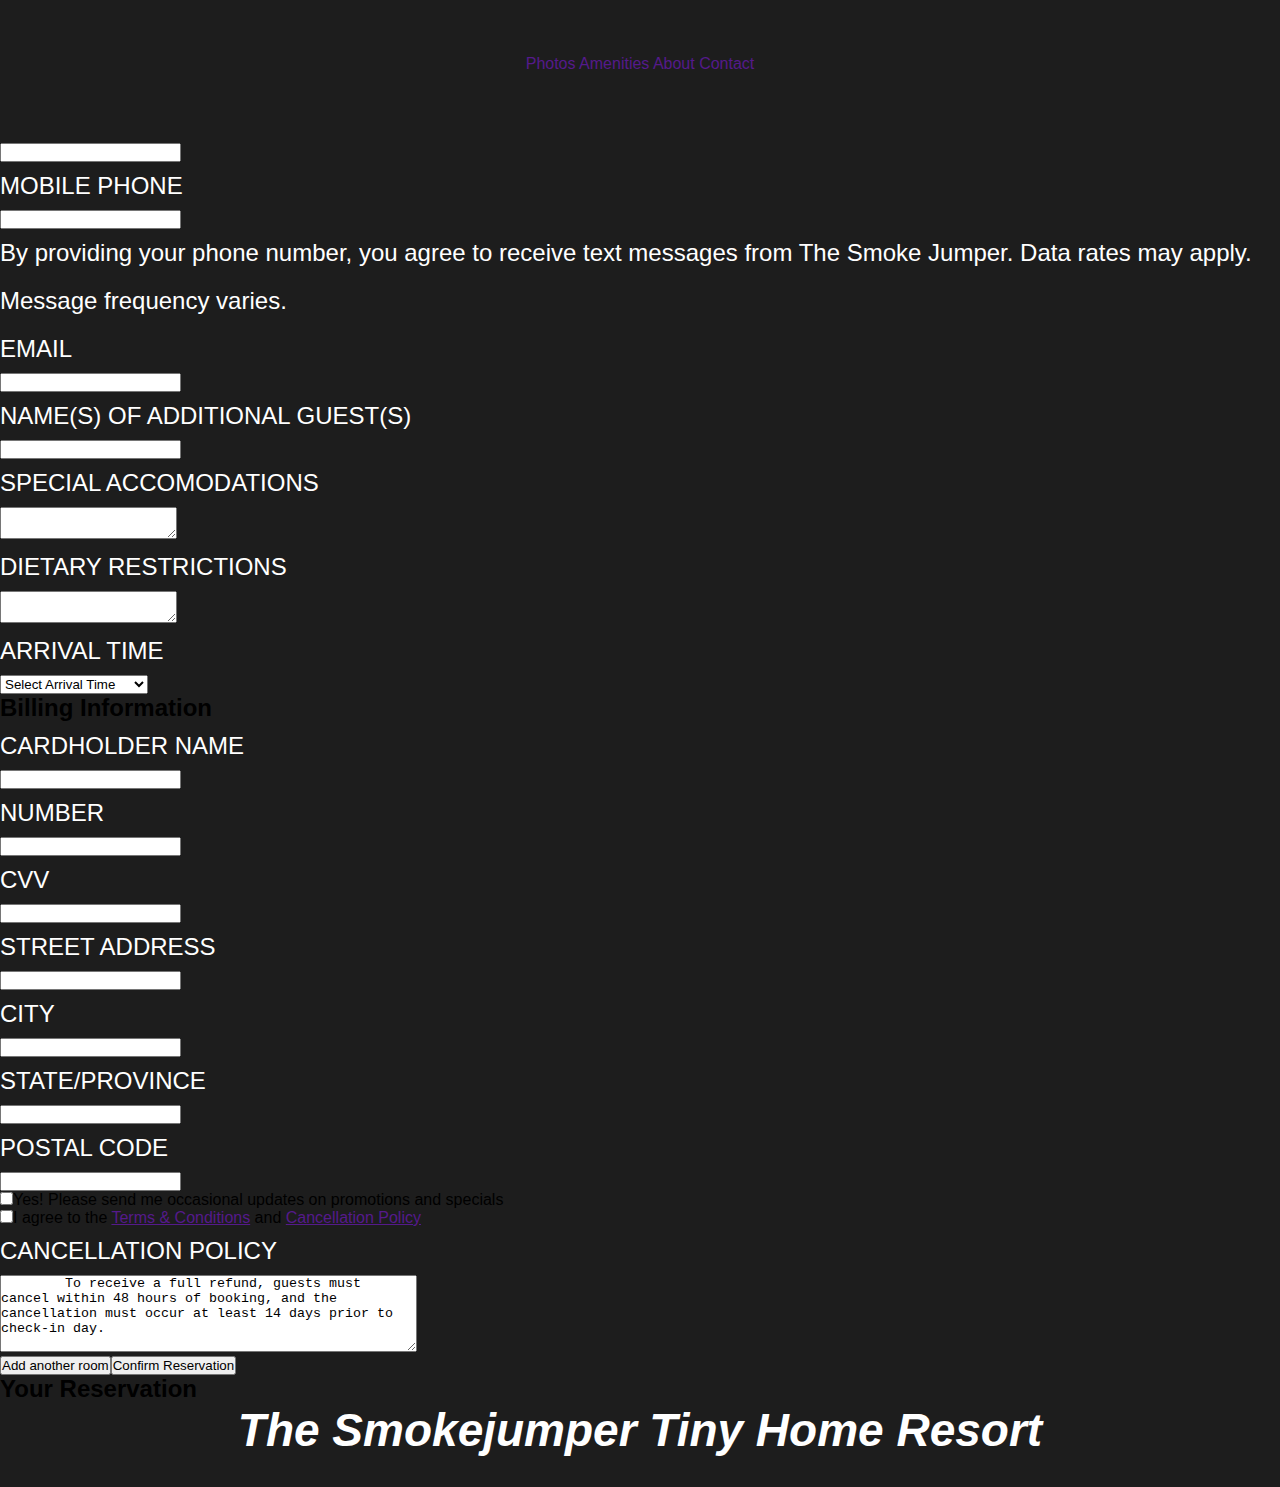
<file: checkout.html>
<!DOCTYPE html>
<html lang="en">

<head>
  <meta charset="UTF-8">
  <meta name="viewport" content="width=device-width, initial-scale=1.0">
  <title>Document</title>
  <!-- <script src="https://js.stripe.com/v3"></script> -->
  <link rel="preconnect" href="https://fonts.googleapis.com">
<link rel="preconnect" href="https://fonts.gstatic.com" crossorigin>
<link href="https://fonts.googleapis.com/css2?family=Noticia+Text&family=Playfair+Display&family=Source+Code+Pro&family=Source+Sans+3:ital,wght@0,300;0,600;1,300&family=Yeseva+One&display=swap" rel="stylesheet">
  <link href="style.css" rel="stylesheet" type="text/css" />
  
</head>

<body>
  <header>
    <div class="header">
      <a href="">Photos</a>
      <a href="">Amenities</a>
      <a href="">About</a>
      <a href="">Contact</a>
    </div>
  </header>

  <div class="full-container">
  <div class="main-container">
    <div class="guest-container">
      <h2>Guest Information</h2>
      <p> FIRST NAME</p>
      <input>
      <p> LAST NAME</p>
      <input>
      <p> MOBILE PHONE</p>
      <input>
      <p class="disclaimer">By providing your phone number, you agree to receive text messages from The Smoke Jumper.
        Data rates may apply. Message frequency varies.</p>
      <p> EMAIL</p>
      <input>
      <p> NAME(S) OF ADDITIONAL GUEST(S)</p>
      <input>
      <p>SPECIAL ACCOMODATIONS</p>
      <textarea></textarea>
      <p>DIETARY RESTRICTIONS</p>
      <textarea></textarea>
      <p>ARRIVAL TIME</p>
      <select id="arrival-time">
        <option value="">Select Arrival Time</option>
        <option value="16:00">4:00 PM</option>
        <option value="16:30">4:30 PM</option>
        <option value="17:00">5:00 PM</option>
        <option value="17:30">5:30 PM</option>
        <option value="18:00">6:00 PM</option>
        <option value="18:30">6:30 PM</option>
        <option value="19:00">7:00 PM</option>
        <option value="19:30">7:30 PM</option>
        <option value="20:00">8:00 PM</option>
        <option value="20:30">8:30 PM</option>
        <option value="21:00">9:00 PM</option>
        <option value="21:30">9:30 PM</option>
        <option value="22:00">10:00 PM</option>
        <option>Other (specify below)</option>
      </select>
    </div>

    <div class="billing-container">
      <h2>Billing Information</h2>
      <p>CARDHOLDER NAME</p>
      <input>
      <p>NUMBER</p>
      <input>
      <p>CVV</p>
      <input>
      <p>STREET ADDRESS</p>
      <input>
      <p>CITY</p>
      <input>
      <p>STATE/PROVINCE</p>
      <input>
      <p>POSTAL CODE</p>
      <input>
    </div>

    <div class="bottom-container">
      <div class="checkbox-container">
        <input type="checkbox" class="myCheckbox" name="myCheckbox"><label for="myCheckbox">Yes! Please send me occasional
          updates on promotions and specials
        </label>
      </div>
      <div class="checkbox-container">
        <input type="checkbox" class="myCheckbox" name="myCheckbox"><label for="myCheckbox">I agree to the <a href="">Terms & Conditions</a> and <a href="">Cancellation Policy</a>
        </label>
      </div>
      <p>CANCELLATION POLICY</p>
      <textarea class="cancel-policy" cols="50" rows="5" style="overflow: auto;" readonly>
        To receive a full refund, guests must cancel within 48 hours of booking, and the cancellation must occur at least 14 days prior to check-in day.
        
        To receive a 50% refund guests must cancel prior to 7 days before check-in.
        
        If canceled after 7 days prior to arrival guest is responsible for 100% of reservation cost.
        </textarea>
        <div class="buttons">
        <button>Add another room</button><button class="confirm-btn" onclick="window.location.href='https://buy.stripe.com/fZebJ68LpbXug00aEF'">Confirm Reservation</button>
      </div>
      </div>
  </div>
  <div class="reservation-container">
    <h2>Your Reservation</h2>
    
  </div>
</div>

<div class="footer">
  <h1>The Smokejumper Tiny Home Resort</h1>
</div>
  <script src="script.js"></script>
</body>

</html>
</file>
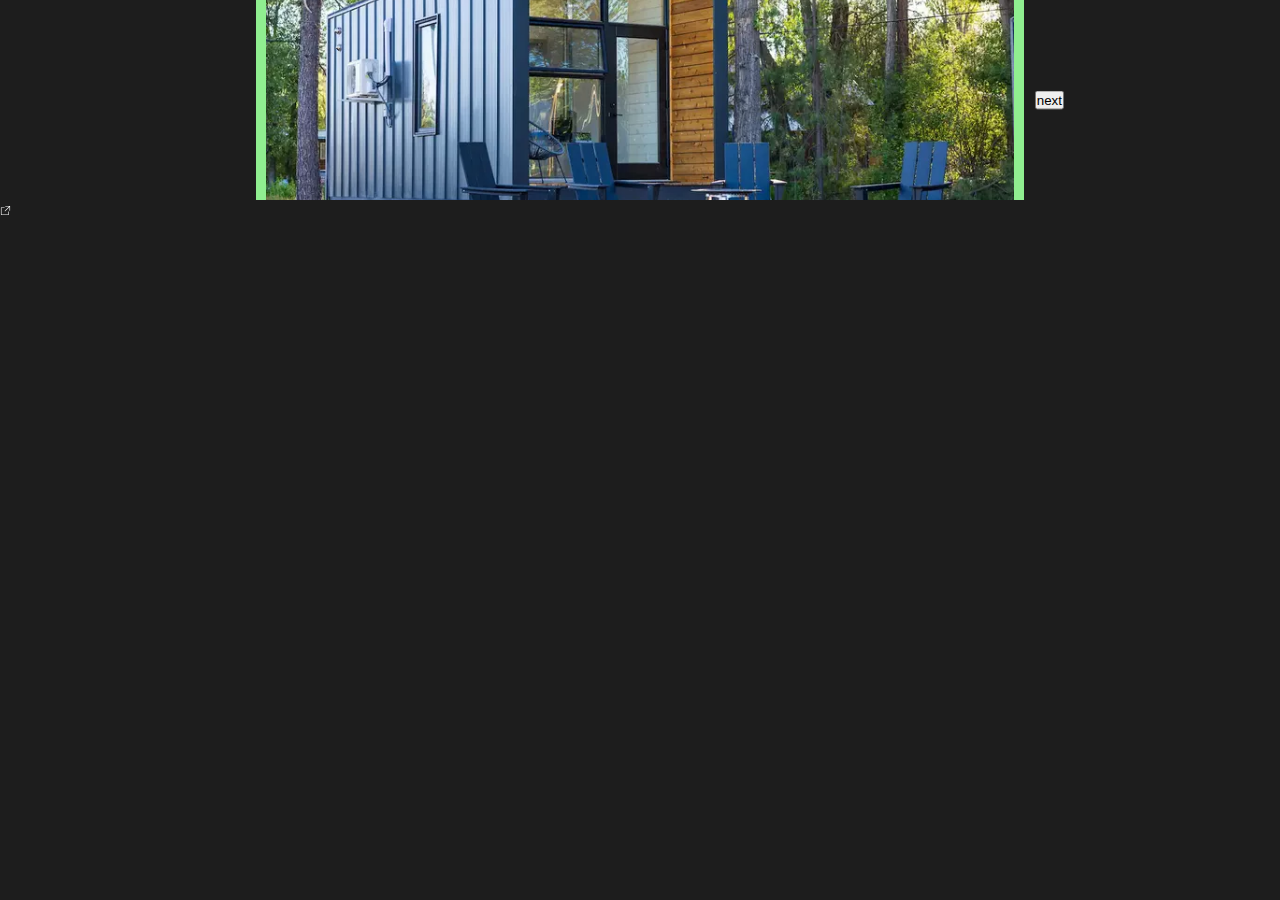
<file: image-test.html>
<!DOCTYPE html>
<html lang="en">

<head>
  <meta charset="UTF-8">
  <meta name="viewport" content="width=device-width, initial-scale=1.0">
  <title>Document</title>
  <link rel="preconnect" href="https://fonts.googleapis.com">
  <link rel="preconnect" href="https://fonts.gstatic.com" crossorigin>
  <link href="https://fonts.googleapis.com/css2?family=Hanken+Grotesk:wght@400;700&display=swap" rel="stylesheet">
  <link rel="preconnect" href="https://fonts.googleapis.com">
  <link rel="preconnect" href="https://fonts.gstatic.com" crossorigin>
  <link href="https://fonts.googleapis.com/css2?family=Source+Sans+3:wght@200&display=swap" rel="stylesheet">
  <link rel="stylesheet" href="bookaroom copy.css">
</head>


<style>
  .carousel {
    position: relative;
    height: 200px;
    width: 60%;
    margin: 0 auto;
  }

  .carousel_image {
    width: 100%;
    height: 100%;
    object-fit: cover;
  }

  .carousel_track-container {
    background: lightgreen;
    height: 100%;
    position: relative;
    overflow: hidden;
  }

  .carousel_track {
    padding: 0;
    margin: 0;
    list-style: none;
    position: relative;
    height: 100%;
    transition: transform 250ms ease-in;
  }

  .carousel_slide {
    position: absolute;
    top: 0;
    bottom: 0;
    width: 100%;
  }

  .carousel_button {
    position: absolute;
    top: 50%;
    transform: translateY(-50%);
  }

  .carousel_button-left {
    left: -40px;
  }

  .carousel_button-right {
    right: -40px;
  }

  .carousel_nav {
    background: pink;
    display: flex;
    justify-content: center;
    padding: 10px 0;
  }

  .carousel_indicator {
    border: 0;
    border-radius: 50%;
    width: 15px;
    height: 15px;
    margin: 0 12px;
    background: #fff;
  }

  .carousel_indicator.current-slide {
    background: black;
  }

  .is-hidden { display: none;}

</style>

<body>


  <div class="carousel">
    <button class="carousel_button carousel_button-left is-hidden">prev</button>
    <div class="carousel_track-container">
      <ul class="carousel_track">
        <li class="carousel_slide current-slide">
          <img class="carousel_image" src="img/cabin-1-1.webp" alt="">
        </li>
        <li class="carousel_slide">
          <img class="carousel_image" src="img/cabin-1-2.webp" alt="">
        </li>
        <li class="carousel_slide">
          <img class="carousel_image" src="img/cabin-1-3.jpeg" alt="">
        </li>
      </ul>
    </div>
    <button class="carousel_button carousel_button-right">next</button>

    <!-- <div class="carousel_nav">
      <button class="carousel_indicator current-slide"></button>
      <button class="carousel_indicator"></button>
      <button class="carousel_indicator"></button>
    </div> -->
  </div>


  <img src="icons/pop-out-icon.svg" alt="">

  <script>
    const track = document.querySelector('.carousel_track')
   
    const slides = Array.from(track.children)
    console.log(slides)
    const nextButton = document.querySelector('.carousel_button-right')
    const prevButton = document.querySelector('.carousel_button-left')
    // const dotsNav = document.querySelector('.carousel_nav')
    // const dots = Array.from(dotsNav.children)
 
    const slideWidth = slides[0].getBoundingClientRect().width;

    // arrange slides next to one another
    const setSlidePosition = (slide, index) => {
      slide.style.left = slideWidth * index + 'px'
    }
    slides.forEach(setSlidePosition)

    const moveToSlide = (track, currentSlide, targetSlide) => {
      track.style.transform = 'translateX(-' + targetSlide.style.left + ')'
      currentSlide.classList.remove('current-slide')
      targetSlide.classList.add('current-slide')
    }

    // when i click left, move slides to the left
    prevButton.addEventListener('click', e => {
      const currentSlide = track.querySelector('.current-slide')
      const prevSlide = currentSlide.previousElementSibling
      const prevIndex = slides.findIndex(slide => slide === prevSlide)

      moveToSlide(track, currentSlide, prevSlide)
      hideNextButton(prevIndex)
    })

    // when i click right, move slides to the right
    nextButton.addEventListener('click', e => {
      const currentSlide = track.querySelector('.current-slide')
      const nextSlide = currentSlide.nextElementSibling
      const nextIndex = slides.findIndex(slide => slide === nextSlide)

      moveToSlide(track, currentSlide, nextSlide)
      hideNextButton(nextIndex);
    })



    function hideNextButton(targetIndex){
    if (targetIndex === 0) {
      prevButton.classList.add('is-hidden')
      nextButton.classList.remove('is-hidden')
    } else if (targetIndex === slides.length - 1){
      nextButton.classList.add('is-hidden')
      prevButton.classList.remove('is-hidden')
    } else {
      prevButton.classList.remove('is-hidden')
      nextButton.classList.remove('is-hidden')
    }
  }
  </script>
 
</body>

</html>
</file>
<file: style.css>
* {
  padding: 0;
  margin: 0;
  box-sizing: border-box;
}

body {
  background-color: #1D1D1D;
  font-family: 'Hanken Grotesk', sans-serif;
  transition: background-color 0.5s ease;
}

header a {
  text-decoration: none;
}

header {
  position: fixed;
  top: 0;
  padding: 64px 20px;
  height: 50px;
  display: flex;
  justify-content: center;
  align-items: center;
  background-color: #1D1D1D;
  width: 100%;
  z-index: 9;
}

li img {
  height: 130px;
}

#brand a {
  color: #ffffff;
  font-family: 'Oswald', sans-serif;
}

#brand a:hover {
  color: #959189;
  transition: 0.5s;
}

ul {
  list-style: none;
  height: 100%;
  display: flex;
  align-items: center;
  justify-content: space-around;
  font-family: 'Questrial', sans-serif;
}

ul a {
  color: #ffffff;
}

ul a:hover, ul g:hover, ul svg:hover {
  color: #959189;
  transition: 0.5s;
  fill: #959189;
}

ul li {
  padding-right: 20px;
  margin-left: 10px;
}

/* About Section */

.about-container {
  display: flex;
  height: 100vh;
  width: 100vw;
  margin: 80px 50px;
  align-items: center;
}

.about-container img {
  object-fit: cover;
  object-position: center;
}

.left-about {
  height: 100%;
  width: 100%;
  flex: 1;
  padding-right: 50px;
  display: flex;
  flex-direction: column;
  justify-content: center;
}

.left-about img {
  height: 100%;
  width: 100%;
}

.right-about {
  flex: 1;
  margin-right: 50px;
}

h1, p, h3 {
  color: #fff;
}

h1 {
  font-size: 46px;
  margin-bottom: 30px;
}

p {
  font-size: 24px;
  line-height: 2;
}

.btn {
  background-color: #959189;
  color: #fff;
  padding: 25px 60px;
  cursor: pointer;
  display: flex;
  align-items: center;
  font-size: 17px;
}

.btn:hover {
  background-color: lightgray;
  transition: 0.5s;
}

.hidden {
  opacity: 0;
  filter: blur(5px);
  transform: translateX(50%);
  transition: all 1s;
}

.show {
  opacity: 1;
  filter: blur(0);
  transform: translateX(0);
}

/* take a tour */

.image {
  height: 100%;
  width: 100%;
  background-color: #ccc;
}

.tour-btn {
  background-color: #959189;
  color: #fff;
  padding: 15px 60px;
  cursor: pointer;
  display: flex;
  align-items: center;
  font-size: 17px;
  max-width: 200px;
}


/* reviews */

.review-section {
  display: flex;
  margin: 0 50px;
  margin-bottom: 50px;
}

.review-card {
  flex: 1;
  padding: 0 15px;
}

.review-title {
  margin-left: 50px;
}

/* book container */

.book-container {
  background-image: url('img/Exterior-35.jpg');
  background-size: cover;
  background-position: center;
  background-color: #959189;
  display: flex;
  flex-direction: column;
  justify-content: center;
  align-items: center;
  height: 300px;
  margin-bottom: 80px;
}

#book-btn {
  background-color: #fff;
  color: #959189;
  outline: none;
}

#book-btn:hover {
  background-color: lightgray;
}

.footer {
  text-align: center;
  font-size: 13px;
  color: #959189;
  font-style: italic;
}



/* main menu */

#hamburger-icon {
  margin: auto 0;
  display: none;
  cursor: pointer;
  z-index: 1;
}

#hamburger-icon div{
  width: 35px;
  height: 3px;
  background-color: white;
  margin: 6px 0;
  transition: 0.4s;
}

.open .bar1 {
  -webkit-transform: rotate(-45deg) translate(-6px, 6px);
  transform: rotate(-45deg) translate(-6px, 6px);
}

.open .bar2 {
  opacity: 0;
}

.open .bar3 {
  -webkit-transform: rotate(45deg) translate(-6px, -8px);
  transform: rotate(45deg) translate(-6px, -8px);
}

.open .mobile-menu {
  display: flex;
  flex-direction: column;
  align-items: center;
  justify-content: flex-start;
}

.mobile-menu {
  display: none;
  background-color: #262626;
  position: absolute;
  top: 0;
  left: 0;
  height: 100vh;
  width: 100%;
  font-family: 'Oswald', sans-serif;
  z-index: -1;
}

.mobile-menu li {
  margin-top: 40px;
  font-size: 30px;
}


@media (max-width: 768px) {

  header nav {
    display: none;
  }

  #hamburger-icon {
    display: block;
  }

  .header-links {
    display: none;
  }

  .title {
    font-family: 'Oswald';
    font-size: 90px;
    font-weight: 200;
    color: #F49384;
    text-shadow: 2px 2px 4px rgba(0, 0, 0, 0.5);
    margin: 0; 
    padding: 0; 
    margin-bottom: -50px;
  }
  }
</file>
<file: bookaroom copy.css>
* {
  padding: 0;
  margin: 0;
  box-sizing: border-box;
}

body {
  background-color: #1D1D1D;
  font-family: 'Hanken Grotesk', sans-serif;
  transition: background-color 0.5s ease;
}

header a {
  text-decoration: none;
}

header {
  position: fixed;
  top: 0;
  padding: 64px 20px;
  height: 50px;
  display: flex;
  justify-content: center;
  align-items: center;
  background-color: #1D1D1D;
  width: 100%;
  z-index: 999;
}

li img {
  height: 130px;
}

#brand a {
  color: #ffffff;
  font-family: 'Oswald', sans-serif;
}

#brand a:hover {
  color: #959189;
  transition: 0.5s;
}

ul {
  list-style: none;
  height: 100%;
  display: flex;
  align-items: center;
  justify-content: space-around;
  font-family: 'Questrial', sans-serif;
}

ul a {
  color: #ffffff;
}

ul a:hover, ul g:hover, ul svg:hover {
  color: #959189;
  transition: 0.5s;
  fill: #959189;
}

ul li {
  padding-right: 20px;
  margin-left: 10px;
}





main {
  margin-top: 200px;
  display: flex;
  justify-content: center;
  padding: 0 15px;
}



.right-reservation-container {
  background-color: rgb(230, 231, 232);
  width: 270px;
  padding: 18px;
  color: #fff;
}

.cost-container {
  background-color: #fff;
  border: 1px solid black;
}

.res-container {
  background-color: rgb(114, 102, 88);
  padding: 12px 18px;
  font-size: 18px;
  text-align: center;
  font-weight: bold;
}

.total-price {
  color: #000;
}

.total-price span {
  text-align: right;
} 

/* left container */

.left-container {
  background-color: #fff;
  flex: 1;
  max-width: 832px;
  min-width: 682px;
  padding: 18px;
}

/* checkin dates */

.check-in-dates {
  background-color: rgb(230, 231, 232);
  border: 1px solid black;
  padding: 18px;
}

.top-checkin {
  display: flex;
  align-items: center;
}

.top-checkin p,
.mid-checkin p {
  font-size: 13px;
  font-weight: bold;
}

.checkin-out {
  padding-right: 18px;
}

.checkin-out input,
.guest-number {
  height: 36px;
  padding: 10px;
}

.checkin-out input {
  border: none;
  font-family: 'Source Sans 3', sans-serif;
}

.top-checkin button {
  background-color: rgb(0, 119, 200);
  color: #fff;
  width: 120px;
  height: 40px;
  font-size: 15px;
  font-weight: bold;
  border: none;
  border-radius: 5px;
  margin-top: 15px;
  cursor: pointer;
}

.mid-checkin {
  margin-top: 18px;
}

.special-rates {
  display: flex;
  margin-top: 18px;
  font-size: 15px;
  cursor: pointer;
}

.special-rates img {
  width: 12px;
  margin-right: 5px;
}

.show-special-rates {
  display: none;
}

.show-special-rates:target {
  display: block;
}

/* card card */

.cabin-card {
  margin-top: 18px;
  border: 2px solid rgb(230, 231, 232);
  padding: 18px
}

.cabin-card h1 {
  font-size: 24px;
  font-weight: 400;
  margin-bottom: 10px;
}

.cabin-info {
  display: flex;
  height: 300px;
}

.cabin-image-card, .cabin-info p {
  width: 50%;
}

.cabin-info p {
  padding-left: 18px;
  font-size: 15px;
}

.cabin-image-card {
  position: relative;
}

.cabin-image-card img {
  height: 300px;
  width: 100%;
  position: absolute;
  object-fit: cover;
}

.hidden-pic {
  opacity: 0;
}

.car-button {
  position: absolute;
  z-index: 2;
  width: 36px;
  height: 36px;
  padding: 8px;
  border-radius: 20px;
  border: none;
  background-color: #000;
  color: #fff;
  cursor: pointer;
  opacity: 0.3; 
}

.car-button:hover {
  opacity: 1;
}

.next {
  right: 20px;
  top: 130px;
}

.prev {
  left: 20px;
  top: 130px;
}

.bottom-carousel-container {
  background-color: #000;
  color: #bbbbbb;
  position: absolute;
  bottom: 0;
  right: 0;
  left: 0;
  padding: 10px;
  font-size: 11px;
  font-family: Arial;
}

.cabin-image-card svg {
  position: absolute;
  z-index: 5;
  bottom: 10px;
  right: 12px;
  cursor: pointer;
}


/* full screen carousel */

.full-screen-carousel {
  display: none; 
  position: fixed;
  top: 0;
  left: 0;
  z-index: 999;
  width: 100vw;
  height: 100vh;
  background-color: rgba(0, 0, 0, 0.7);
}

.full-screen-carousel img {
  position: absolute;
  top: 110px;
  left: 260px;
  border: 30px solid #fff;
  outline: 10px solid #000;
  height: 600px;
}

#prev-full {
  top: 350px;
  left: 180px;
  width: 50px;
  height: 60px;
  background-color: #fff;
  color: #000;
}

#prev-full:hover {
  opacity: 0.7;
}

#next-full {
  top: 350px;
  right: 130px;
  width: 50px;
  height: 60px;
  background-color: #fff;
  color: #000;
}

#next-full {
  background-color: #fff;
  color: #000;
}

#close-full-screen {
  top: 40px;
  right: 150px;
  width: 50px;
  height: 60px;
  background-color: #fff;
  color: #000;
  opacity: 0.8;
}




/* .white-background { 
  position: absolute;
  top: 20px;
} */









/* bottom container */


.pet-container {
  padding-top: 18px;
  display: flex;
  justify-content: flex-end;
  align-items: center;
}

.pet-container p {
  margin-right: 6px;
}

.pet-menu {
  width: 48px;
  height: 32px;
}

.available-rates {
  display: flex;
  justify-content: space-between;
  background-color: rgb(230, 231, 232);
  border-radius: 5px;
  border: 1px solid black;
  padding: 18px 12px;
  margin-top: 18px;
  font-size: 15px;
}











/* footer */
.footer {
  text-align: center;
  font-size: 13px;
  color: #959189;
  font-style: italic;
}

/* main menu */

#hamburger-icon {
  margin: auto 0;
  display: none;
  cursor: pointer;
  /* z-index: 1; */
}

#hamburger-icon div{
  width: 35px;
  height: 3px;
  background-color: white;
  margin: 6px 0;
  transition: 0.4s;
}

.open .bar1 {
  -webkit-transform: rotate(-45deg) translate(-6px, 6px);
  transform: rotate(-45deg) translate(-6px, 6px);
}

.open .bar2 {
  opacity: 0;
}

.open .bar3 {
  -webkit-transform: rotate(45deg) translate(-6px, -8px);
  transform: rotate(45deg) translate(-6px, -8px);
}

.open .mobile-menu {
  display: flex;
  flex-direction: column;
  align-items: center;
  justify-content: flex-start;
}

.mobile-menu {
  display: none;
  background-color: #262626;
  position: absolute;
  top: 0;
  left: 0;
  height: 100vh;
  width: 100%;
  font-family: 'Oswald', sans-serif;
  /* z-index: -1; */
}

.mobile-menu li {
  margin-top: 40px;
  font-size: 30px;
}

.btn {
  background-color: #959189;
  color: #fff;
  padding: 25px 60px;
  cursor: pointer;
  display: flex;
  align-items: center;
  font-size: 17px;
}

.btn:hover {
  background-color: lightgray;
  transition: 0.5s;
}


@media (max-width: 768px) {

  header nav {
    display: none;
  }

  #hamburger-icon {
    display: block;
  }

  .header-links {
    display: none;
  }

  .title {
    font-family: 'Oswald';
    font-size: 90px;
    font-weight: 200;
    color: #F49384;
    text-shadow: 2px 2px 4px rgba(0, 0, 0, 0.5);
    margin: 0; 
    padding: 0; 
    margin-bottom: -50px;
  }
  }
</file>
<file: bookaroom.css>
* {
  padding: 0;
  margin: 0;
  box-sizing: border-box;
}

body {
  background-color: #1D1D1D;
  font-family: 'Hanken Grotesk', sans-serif;
  transition: background-color 0.5s ease;
}

header a {
  text-decoration: none;
}

header {
  position: fixed;
  top: 0;
  padding: 64px 20px;
  height: 50px;
  display: flex;
  justify-content: center;
  align-items: center;
  background-color: #1D1D1D;
  width: 100%;
  z-index: 9;
}

li img {
  height: 130px;
}

#brand a {
  color: #ffffff;
  font-family: 'Oswald', sans-serif;
}

#brand a:hover {
  color: #959189;
  transition: 0.5s;
}

ul {
  list-style: none;
  height: 100%;
  display: flex;
  align-items: center;
  justify-content: space-around;
  font-family: 'Questrial', sans-serif;
}

ul a {
  color: #ffffff;
}

ul a:hover, ul g:hover, ul svg:hover {
  color: #959189;
  transition: 0.5s;
  fill: #959189;
}

ul li {
  padding-right: 20px;
  margin-left: 10px;
}



/* Main Container */

.check-availability {
  background-color: #fff;
  display: flex;
  margin: 200px 50px;
}

/* .check-availability img {
  width: 50vw;
  height: 100%;
} */

.check-availability img {
  width: 100%;
  padding: 20px 20px;
}

.left-side {
  flex: 2;
  background-color: #ccc;
}

.right-side {
  flex: 1;
  padding-left: 20px;
  padding-top: 20px;
}

h1 {
  margin-bottom: 20px;
}

.check-availability h1 {
  color: #000;
  font-family: 'Source Sans 3', sans-serif;
}

.checkin-out {
  display: flex;
}

.checkin {
  padding-right: 20px;
}

input {
  height: 40px;
  width: 100%;
  font-family: 'Source Sans 3', sans-serif;
  cursor: pointer;
}

select {
  height: 40px;
  width: 60px;
  padding-left: 15px;
  font-family: 'Source Sans 3', sans-serif;
}

p {
  font-weight: bold;
  font-size: 15px;
}

.special-rates {
  display: flex;
  align-items: center;
  margin-top: 20px;
  cursor: pointer;
}

.circle {
  width: 15px;
  height: 15px;
  border-radius: 50%;
  background-color: #000;
  display: flex;
  justify-content: center;
  align-items: center;
}

.plus {
  color: white;
}

.rates {
  padding-left: 10px;
}

.search-btn {
  margin-top: 30px;
  background-color: #0278C8;
  color: #fff;
  width: 130px;
  padding: 10px 0;
  border-radius: 2px;
  border: none;
  cursor: pointer;
}

.results {
  /* display: none; */
  display:flex;
  justify-content: space-between;
  background-color: #fff;
  margin: 200px 50px;
}

.left-container {
  flex: 2;
}

.result-checkin {
  display: flex;
}

.update-dates {
  background-color: #ccc;
  margin: 10px 20px;
  padding: 20px 20px;
}

.right-container {
  background-color: #ccc;
  display: flex;
  flex-direction: column;
  align-items: center;
  width: 300px;
}

.reservation-box {
  margin: 40px 0;
  width: 90%;
  display: flex;
  flex-direction: column;
  align-items: center;
}

.res-title {
  font-size: 18px;
}

.your-res {
  background-color: #726658;
  display: flex;
  flex-direction: column;
  height: 30px;
  width: 90%;
  text-align: center;
  color: #fff;
  padding: 10px 10px;
}

.tax-price {
  font-weight: 400;
  margin-left: 50px;
  visibility: hidden;
}

.total-box {
  background-color: #fff;
  width: 90%;
  padding: 20px
}

.price-text-container {
  padding-bottom: 10px;
}

.arrow-svg {
  transform: scaleY(-1);
  margin-left: 10px;
  margin-top: 3px;
}

.prices {
  display: flex;
  justify-content: space-between;
  margin-top: 20px;
}

.tax-container {
  display: flex;
  margin-bottom: 20px;
  cursor: pointer;
  margin-top: 20px;
}

.price-dollar {
  display: flex;
  flex-direction: column;
  text-align: right;
}





/* CABIN CARD */

.cabin-card {
  background-color: #fff;
  border: 1px solid black;
  margin: 10px 20px;
  width: 800px;
  height: 500px;
}

.cabin-card h2 {
  padding-left: 20px;
  padding-top: 20px;
}

.description {
  margin-left: 20px;
}

.cabin-content {
  display: flex;
  padding: 20px 20px;
  height: 300px;
}

.cabin-content section {
  width: 40%;
}

.des-right {
  flex: 1;
}

.bottom-carousel p {
  background-color: #000;
  margin-top: -5px;
  padding: 5px 0;
  color: #fff;
}


.bottom-rates {
  display: flex;
  justify-content: space-between;
  margin: 10px 20px;
  padding: 20px 20px;
  background-color: #ccc;
}

.bottom-rates button{
  background-color: green;
  color: #fff;
  padding: 2px 20px;
  font-weight: bold;
}

.thin-text {
  font-weight: 400;
  font-size: 14px;
}

.total-price {
  font-size: 18px;
}


/* Cabin Carousel Card */

.cabin-carousel-left {
  flex: 1;
  position: relative;
  border: 1px solid red;
}



/* footer */
.footer {
  text-align: center;
  font-size: 13px;
  color: #959189;
  font-style: italic;
}

/* main menu */

#hamburger-icon {
  margin: auto 0;
  display: none;
  cursor: pointer;
  z-index: 1;
}

#hamburger-icon div{
  width: 35px;
  height: 3px;
  background-color: white;
  margin: 6px 0;
  transition: 0.4s;
}

.open .bar1 {
  -webkit-transform: rotate(-45deg) translate(-6px, 6px);
  transform: rotate(-45deg) translate(-6px, 6px);
}

.open .bar2 {
  opacity: 0;
}

.open .bar3 {
  -webkit-transform: rotate(45deg) translate(-6px, -8px);
  transform: rotate(45deg) translate(-6px, -8px);
}

.open .mobile-menu {
  display: flex;
  flex-direction: column;
  align-items: center;
  justify-content: flex-start;
}

.mobile-menu {
  display: none;
  background-color: #262626;
  position: absolute;
  top: 0;
  left: 0;
  height: 100vh;
  width: 100%;
  font-family: 'Oswald', sans-serif;
  z-index: -1;
}

.mobile-menu li {
  margin-top: 40px;
  font-size: 30px;
}

.btn {
  background-color: #959189;
  color: #fff;
  padding: 25px 60px;
  cursor: pointer;
  display: flex;
  align-items: center;
  font-size: 17px;
}

.btn:hover {
  background-color: lightgray;
  transition: 0.5s;
}


@media (max-width: 768px) {

  header nav {
    display: none;
  }

  #hamburger-icon {
    display: block;
  }

  .header-links {
    display: none;
  }

  .title {
    font-family: 'Oswald';
    font-size: 90px;
    font-weight: 200;
    color: #F49384;
    text-shadow: 2px 2px 4px rgba(0, 0, 0, 0.5);
    margin: 0; 
    padding: 0; 
    margin-bottom: -50px;
  }
  }
</file>
<file: carousel-test.css>
* {
  padding: 0;
  margin: 0;
  box-sizing: border-box;
}

body {
  background-color: #1D1D1D;
  font-family: 'Hanken Grotesk', sans-serif;
  transition: background-color 0.5s ease;
}

header a {
  text-decoration: none;
}

header {
  position: fixed;
  top: 0;
  padding: 64px 20px;
  height: 50px;
  display: flex;
  justify-content: center;
  align-items: center;
  background-color: #1D1D1D;
  width: 100%;
  z-index: 9;
}

li img {
  height: 130px;
}

#brand a {
  color: #ffffff;
  font-family: 'Oswald', sans-serif;
}

#brand a:hover {
  color: #959189;
  transition: 0.5s;
}

ul {
  list-style: none;
  height: 100%;
  display: flex;
  align-items: center;
  justify-content: space-around;
  font-family: 'Questrial', sans-serif;
}

ul a {
  color: #ffffff;
}

ul a:hover, ul g:hover, ul svg:hover {
  color: #959189;
  transition: 0.5s;
  fill: #959189;
}

ul li {
  padding-right: 20px;
  margin-left: 10px;
}

/* About Section */

.about-container {
  display: flex;
  height: 100vh;
  width: 100vw;
  margin: 80px 50px;
  align-items: center;
}

.about-container img {
  object-fit: cover;
  object-position: center;
}

.left-about {
  height: 100%;
  width: 100%;
  flex: 1;
  padding-right: 50px;
  display: flex;
  flex-direction: column;
  justify-content: center;
}

.left-about img {
  height: 100%;
  width: 100%;
}

.right-about {
  flex: 1;
  margin-right: 50px;
}

h1, p, h3 {
  color: #fff;
}

h1 {
  font-size: 46px;
  margin-bottom: 30px;
}

p {
  font-size: 24px;
  line-height: 2;
}

.btn {
  background-color: #959189;
  color: #fff;
  padding: 25px 60px;
  cursor: pointer;
  display: flex;
  align-items: center;
  font-size: 17px;
}

.btn:hover {
  background-color: lightgray;
  transition: 0.5s;
}

.hidden {
  opacity: 0;
  filter: blur(5px);
  transform: translateX(50%);
  transition: all 1s;
}

.show {
  opacity: 1;
  filter: blur(0);
  transform: translateX(0);
}

/* take a tour */

.image {
  height: 100%;
  width: 100%;
  background-color: #ccc;
}

.tour-btn {
  background-color: #959189;
  color: #fff;
  padding: 15px 60px;
  cursor: pointer;
  display: flex;
  align-items: center;
  font-size: 17px;
  max-width: 200px;
}


/* reviews */

.review-section {
  display: flex;
  margin: 0 50px;
  margin-bottom: 50px;
}

.review-card {
  flex: 1;
  padding: 0 15px;
}

.review-title {
  margin-left: 50px;
}

/* book container */

.book-container {
  background-image: url('img/Exterior-35.jpg');
  background-size: cover;
  background-position: center;
  background-color: #959189;
  display: flex;
  flex-direction: column;
  justify-content: center;
  align-items: center;
  height: 300px;
  margin-bottom: 80px;
}

#book-btn {
  background-color: #fff;
  color: #959189;
  outline: none;
}

#book-btn:hover {
  background-color: lightgray;
}

.footer {
  text-align: center;
  font-size: 13px;
  color: #959189;
  font-style: italic;
}



/* main menu */

#hamburger-icon {
  margin: auto 0;
  display: none;
  cursor: pointer;
  z-index: 1;
}

#hamburger-icon div{
  width: 35px;
  height: 3px;
  background-color: white;
  margin: 6px 0;
  transition: 0.4s;
}

.open .bar1 {
  -webkit-transform: rotate(-45deg) translate(-6px, 6px);
  transform: rotate(-45deg) translate(-6px, 6px);
}

.open .bar2 {
  opacity: 0;
}

.open .bar3 {
  -webkit-transform: rotate(45deg) translate(-6px, -8px);
  transform: rotate(45deg) translate(-6px, -8px);
}

.open .mobile-menu {
  display: flex;
  flex-direction: column;
  align-items: center;
  justify-content: flex-start;
}

.mobile-menu {
  display: none;
  background-color: #262626;
  position: absolute;
  top: 0;
  left: 0;
  height: 100vh;
  width: 100%;
  font-family: 'Oswald', sans-serif;
  z-index: -1;
}

.mobile-menu li {
  margin-top: 40px;
  font-size: 30px;
}


@media (max-width: 768px) {

  header nav {
    display: none;
  }

  #hamburger-icon {
    display: block;
  }

  .header-links {
    display: none;
  }

  .title {
    font-family: 'Oswald';
    font-size: 90px;
    font-weight: 200;
    color: #F49384;
    text-shadow: 2px 2px 4px rgba(0, 0, 0, 0.5);
    margin: 0; 
    padding: 0; 
    margin-bottom: -50px;
  }
  } 















  .full-carousel-container {
    display: flex;
    flex-direction: column;
    justify-content: center;
    align-items: center;
  }

  .carousel {
    margin-top: 200px;
    width: 40vw;
    height: 40vh; 
    position: relative; 
  }

  .carousel > ul {
    margin: 0;
    padding: 0;
    list-style: none;
  }

  .slide {
    width: 100%;
    position: absolute;
    inset: 0;
    opacity: 0;
    transition: 200ms opacity ease-in-out;
    transition-delay: 200ms;
  }

  .slide > img {
    display: block;
    width: 100%;
    height: 100%;
    object-fit: cover;
    object-position: center;
  }

  .slide[data-active] {
    opacity: 1;
    z-index: 1;
    transition-delay: 0ms;
  }


.carousel-bottom {
  width: 100%;
  background-color: #000;
  display: flex;
  bottom: 0;
  left: 0px;
  position: relative;
}

.carousel-bottom p {
  font-size: .8rem;
  padding-left: 10px;
}

.carousel-bottom svg {
  position: absolute;
  right: 10px;
  top: 5px;
  cursor: pointer;
}



  /* carousel button */

.carousel-button {
  position: absolute;
  z-index: 2;
  background: none;
  border: none;
  font-size: 1rem;
  top: 50%;
  transform: translateY(-50%);
  color: rgba(255, 255, 255, .5);
  cursor: pointer;
  border-radius: .25rem;
  padding: 0 .5rem;
  background-color: rgba(0, 0, 0, .1);
}

.carousel-button img {
  height: 40px;
}

.carousel-button:hover,
.carousel-button:focus {
  color: white;
  background-color: rgba(0, 0, 0, .2);
}

.carousel-button:focus {
  outline: 1px solid black;
}

.carousel-button.prev {
  left: 1rem;
}

.carousel-button.next {
  right: 1rem;
}

/* full screen carousel */

.full-screen {
  display: none;
  width: 100vw;
  height: 100vh;
  position: fixed;
  top: 35%;
  left: 50%;
  transform: translate(-50%, -50%);
  z-index: 20;
  background-color: rgba(0, 0, 0, 0.5);
}

.full-screen .carousel {
  width: 80vw;
  height: 80vh;
  background-color: #fff;
  position: relative;
}

.full-screen .carousel img {
  padding: 10px;
}

.close-x {
  color: #000;
  font-size: 40px;
  position: absolute;
  right: 1%;
  top: 0;
  z-index: 30;
  cursor: pointer;
}
</file>
